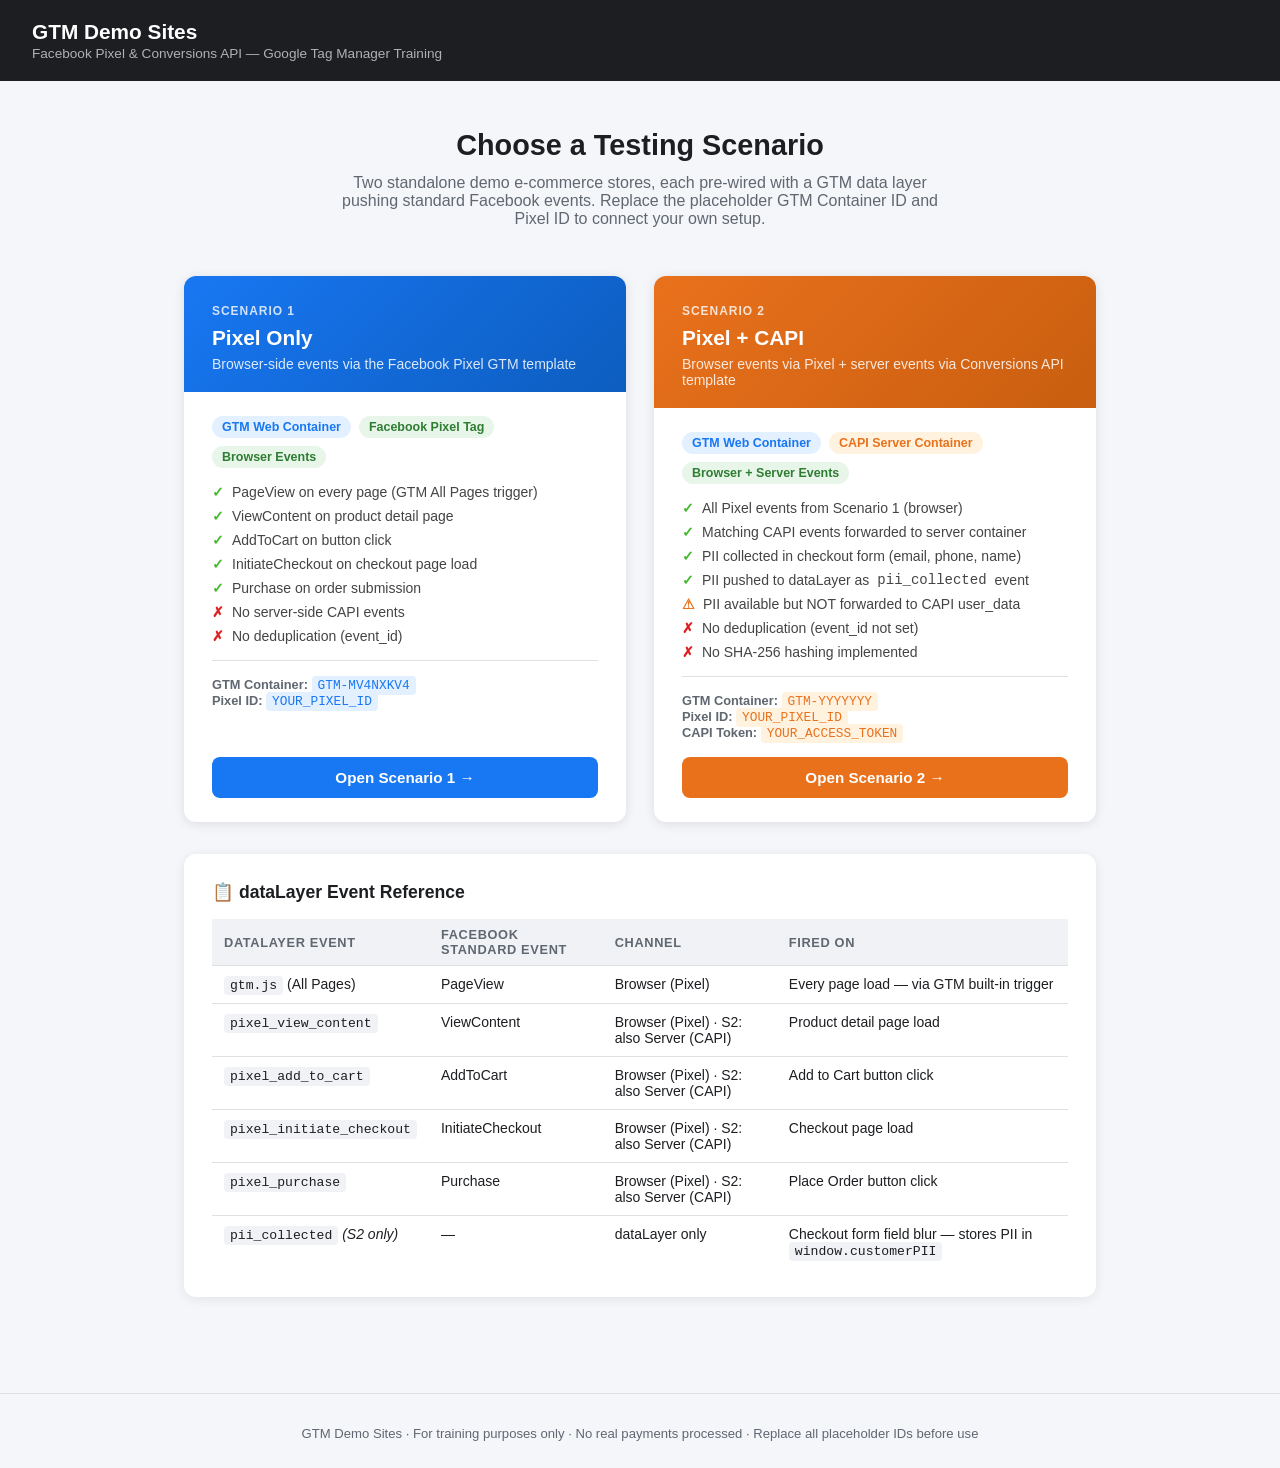
<file: index.html>
<!DOCTYPE html>
<html lang="en">
<head>
  <meta charset="UTF-8" />
  <meta name="viewport" content="width=device-width, initial-scale=1.0" />
  <title>GTM Demo Sites — Facebook Pixel & CAPI Testing</title>
  <style>
    *, *::before, *::after { box-sizing: border-box; margin: 0; padding: 0; }
    body {
      font-family: -apple-system, BlinkMacSystemFont, "Segoe UI", Roboto, Helvetica, Arial, sans-serif;
      background: #f5f6fa;
      color: #1c1e21;
      min-height: 100vh;
    }
    header {
      background: #1c1e21;
      color: #fff;
      padding: 20px 32px;
      display: flex;
      align-items: center;
      gap: 14px;
    }
    header h1 { font-size: 1.3rem; font-weight: 700; }
    header p  { font-size: .85rem; opacity: .65; margin-top: 2px; }
    .container { max-width: 960px; margin: 0 auto; padding: 48px 24px; }
    .intro {
      text-align: center;
      margin-bottom: 48px;
    }
    .intro h2 { font-size: 1.8rem; margin-bottom: 12px; }
    .intro p  { color: #606770; font-size: 1rem; max-width: 600px; margin: 0 auto; }
    .cards {
      display: grid;
      grid-template-columns: 1fr 1fr;
      gap: 28px;
    }
    @media (max-width: 640px) { .cards { grid-template-columns: 1fr; } }
    .card {
      background: #fff;
      border-radius: 12px;
      box-shadow: 0 2px 12px rgba(0,0,0,.10);
      overflow: hidden;
      display: flex;
      flex-direction: column;
      transition: transform .15s, box-shadow .15s;
    }
    .card:hover { transform: translateY(-4px); box-shadow: 0 8px 24px rgba(0,0,0,.13); }
    .card-header {
      padding: 28px 28px 20px;
      color: #fff;
    }
    .card-header.blue  { background: linear-gradient(135deg, #1877f2 0%, #0d5dbf 100%); }
    .card-header.orange { background: linear-gradient(135deg, #e9711c 0%, #c95e10 100%); }
    .card-header .scenario-label {
      font-size: .75rem;
      font-weight: 700;
      text-transform: uppercase;
      letter-spacing: .08em;
      opacity: .8;
      margin-bottom: 8px;
    }
    .card-header h3 { font-size: 1.3rem; margin-bottom: 6px; }
    .card-header p  { font-size: .875rem; opacity: .85; }
    .card-body { padding: 24px 28px; flex: 1; display: flex; flex-direction: column; gap: 16px; }
    .tag-list { display: flex; flex-wrap: wrap; gap: 8px; }
    .tag {
      font-size: .78rem;
      font-weight: 600;
      padding: 4px 10px;
      border-radius: 20px;
    }
    .tag.green  { background: #e8f5e9; color: #2e7d32; }
    .tag.blue   { background: #e3f0ff; color: #1877f2; }
    .tag.orange { background: #fff3e0; color: #e9711c; }
    .tag.red    { background: #fdecea; color: #c62828; }
    .feature-list { list-style: none; display: flex; flex-direction: column; gap: 8px; }
    .feature-list li { font-size: .875rem; color: #444; display: flex; align-items: flex-start; gap: 8px; }
    .feature-list li::before { content: "✓"; color: #42b72a; font-weight: 700; flex-shrink: 0; }
    .feature-list li.warn::before { content: "⚠"; color: #e9711c; }
    .feature-list li.no::before   { content: "✗"; color: #e02020; }
    .btn {
      display: block;
      text-align: center;
      padding: 12px 20px;
      border-radius: 8px;
      font-size: .95rem;
      font-weight: 700;
      text-decoration: none;
      margin-top: auto;
      transition: opacity .15s;
    }
    .btn:hover { opacity: .88; }
    .btn.blue   { background: #1877f2; color: #fff; }
    .btn.orange { background: #e9711c; color: #fff; }
    .divider { border: none; border-top: 1px solid #dddfe2; margin: 0; }
    .gtm-info {
      background: #fff;
      border-radius: 12px;
      box-shadow: 0 2px 12px rgba(0,0,0,.08);
      padding: 28px;
      margin-top: 32px;
    }
    .gtm-info h3 { font-size: 1.1rem; margin-bottom: 16px; }
    .gtm-table { width: 100%; border-collapse: collapse; font-size: .875rem; }
    .gtm-table th { text-align: left; padding: 8px 12px; background: #f0f2f5; color: #606770; font-size: .8rem; text-transform: uppercase; letter-spacing: .05em; }
    .gtm-table td { padding: 10px 12px; border-top: 1px solid #dddfe2; vertical-align: top; }
    .gtm-table code { background: #f0f2f5; padding: 2px 6px; border-radius: 4px; font-size: .82rem; }
    footer {
      text-align: center;
      padding: 32px;
      color: #606770;
      font-size: .82rem;
      margin-top: 48px;
      border-top: 1px solid #dddfe2;
    }
  </style>
</head>
<body>

  <header>
    <div>
      <h1>GTM Demo Sites</h1>
      <p>Facebook Pixel &amp; Conversions API — Google Tag Manager Training</p>
    </div>
  </header>

  <div class="container">

    <div class="intro">
      <h2>Choose a Testing Scenario</h2>
      <p>Two standalone demo e-commerce stores, each pre-wired with a GTM data layer pushing standard Facebook events. Replace the placeholder GTM Container ID and Pixel ID to connect your own setup.</p>
    </div>

    <div class="cards">

      <!-- ── Scenario 1 ── -->
      <div class="card">
        <div class="card-header blue">
          <div class="scenario-label">Scenario 1</div>
          <h3>Pixel Only</h3>
          <p>Browser-side events via the Facebook Pixel GTM template</p>
        </div>
        <div class="card-body">
          <div class="tag-list">
            <span class="tag blue">GTM Web Container</span>
            <span class="tag green">Facebook Pixel Tag</span>
            <span class="tag green">Browser Events</span>
          </div>
          <ul class="feature-list">
            <li>PageView on every page (GTM All Pages trigger)</li>
            <li>ViewContent on product detail page</li>
            <li>AddToCart on button click</li>
            <li>InitiateCheckout on checkout page load</li>
            <li>Purchase on order submission</li>
            <li class="no">No server-side CAPI events</li>
            <li class="no">No deduplication (event_id)</li>
          </ul>
          <hr class="divider" />
          <div style="font-size:.8rem;color:#606770;">
            <strong>GTM Container:</strong> <code style="background:#e3f0ff;padding:2px 6px;border-radius:4px;color:#1877f2;">GTM-MV4NXKV4</code><br/>
            <strong>Pixel ID:</strong> <code style="background:#e3f0ff;padding:2px 6px;border-radius:4px;color:#1877f2;">YOUR_PIXEL_ID</code>
          </div>
          <a href="scenario-1-pixel-only/index.html" class="btn blue">Open Scenario 1 →</a>
        </div>
      </div>

      <!-- ── Scenario 2 ── -->
      <div class="card">
        <div class="card-header orange">
          <div class="scenario-label">Scenario 2</div>
          <h3>Pixel + CAPI</h3>
          <p>Browser events via Pixel + server events via Conversions API template</p>
        </div>
        <div class="card-body">
          <div class="tag-list">
            <span class="tag blue">GTM Web Container</span>
            <span class="tag orange">CAPI Server Container</span>
            <span class="tag green">Browser + Server Events</span>
          </div>
          <ul class="feature-list">
            <li>All Pixel events from Scenario 1 (browser)</li>
            <li>Matching CAPI events forwarded to server container</li>
            <li>PII collected in checkout form (email, phone, name)</li>
            <li>PII pushed to dataLayer as <code>pii_collected</code> event</li>
            <li class="warn">PII available but NOT forwarded to CAPI user_data</li>
            <li class="no">No deduplication (event_id not set)</li>
            <li class="no">No SHA-256 hashing implemented</li>
          </ul>
          <hr class="divider" />
          <div style="font-size:.8rem;color:#606770;">
            <strong>GTM Container:</strong> <code style="background:#fff3e0;padding:2px 6px;border-radius:4px;color:#e9711c;">GTM-YYYYYYY</code><br/>
            <strong>Pixel ID:</strong> <code style="background:#fff3e0;padding:2px 6px;border-radius:4px;color:#e9711c;">YOUR_PIXEL_ID</code><br/>
            <strong>CAPI Token:</strong> <code style="background:#fff3e0;padding:2px 6px;border-radius:4px;color:#e9711c;">YOUR_ACCESS_TOKEN</code>
          </div>
          <a href="scenario-2-pixel-capi/index.html" class="btn orange">Open Scenario 2 →</a>
        </div>
      </div>

    </div>

    <!-- ── Event Reference Table ── -->
    <div class="gtm-info">
      <h3>📋 dataLayer Event Reference</h3>
      <table class="gtm-table">
        <thead>
          <tr>
            <th>dataLayer Event</th>
            <th>Facebook Standard Event</th>
            <th>Channel</th>
            <th>Fired On</th>
          </tr>
        </thead>
        <tbody>
          <tr>
            <td><code>gtm.js</code> (All Pages)</td>
            <td>PageView</td>
            <td>Browser (Pixel)</td>
            <td>Every page load — via GTM built-in trigger</td>
          </tr>
          <tr>
            <td><code>pixel_view_content</code></td>
            <td>ViewContent</td>
            <td>Browser (Pixel) · S2: also Server (CAPI)</td>
            <td>Product detail page load</td>
          </tr>
          <tr>
            <td><code>pixel_add_to_cart</code></td>
            <td>AddToCart</td>
            <td>Browser (Pixel) · S2: also Server (CAPI)</td>
            <td>Add to Cart button click</td>
          </tr>
          <tr>
            <td><code>pixel_initiate_checkout</code></td>
            <td>InitiateCheckout</td>
            <td>Browser (Pixel) · S2: also Server (CAPI)</td>
            <td>Checkout page load</td>
          </tr>
          <tr>
            <td><code>pixel_purchase</code></td>
            <td>Purchase</td>
            <td>Browser (Pixel) · S2: also Server (CAPI)</td>
            <td>Place Order button click</td>
          </tr>
          <tr>
            <td><code>pii_collected</code> <em>(S2 only)</em></td>
            <td>—</td>
            <td>dataLayer only</td>
            <td>Checkout form field blur — stores PII in <code>window.customerPII</code></td>
          </tr>
        </tbody>
      </table>
    </div>

  </div>

  <footer>
    GTM Demo Sites · For training purposes only · No real payments processed · Replace all placeholder IDs before use
  </footer>

</body>
</html>
</file>
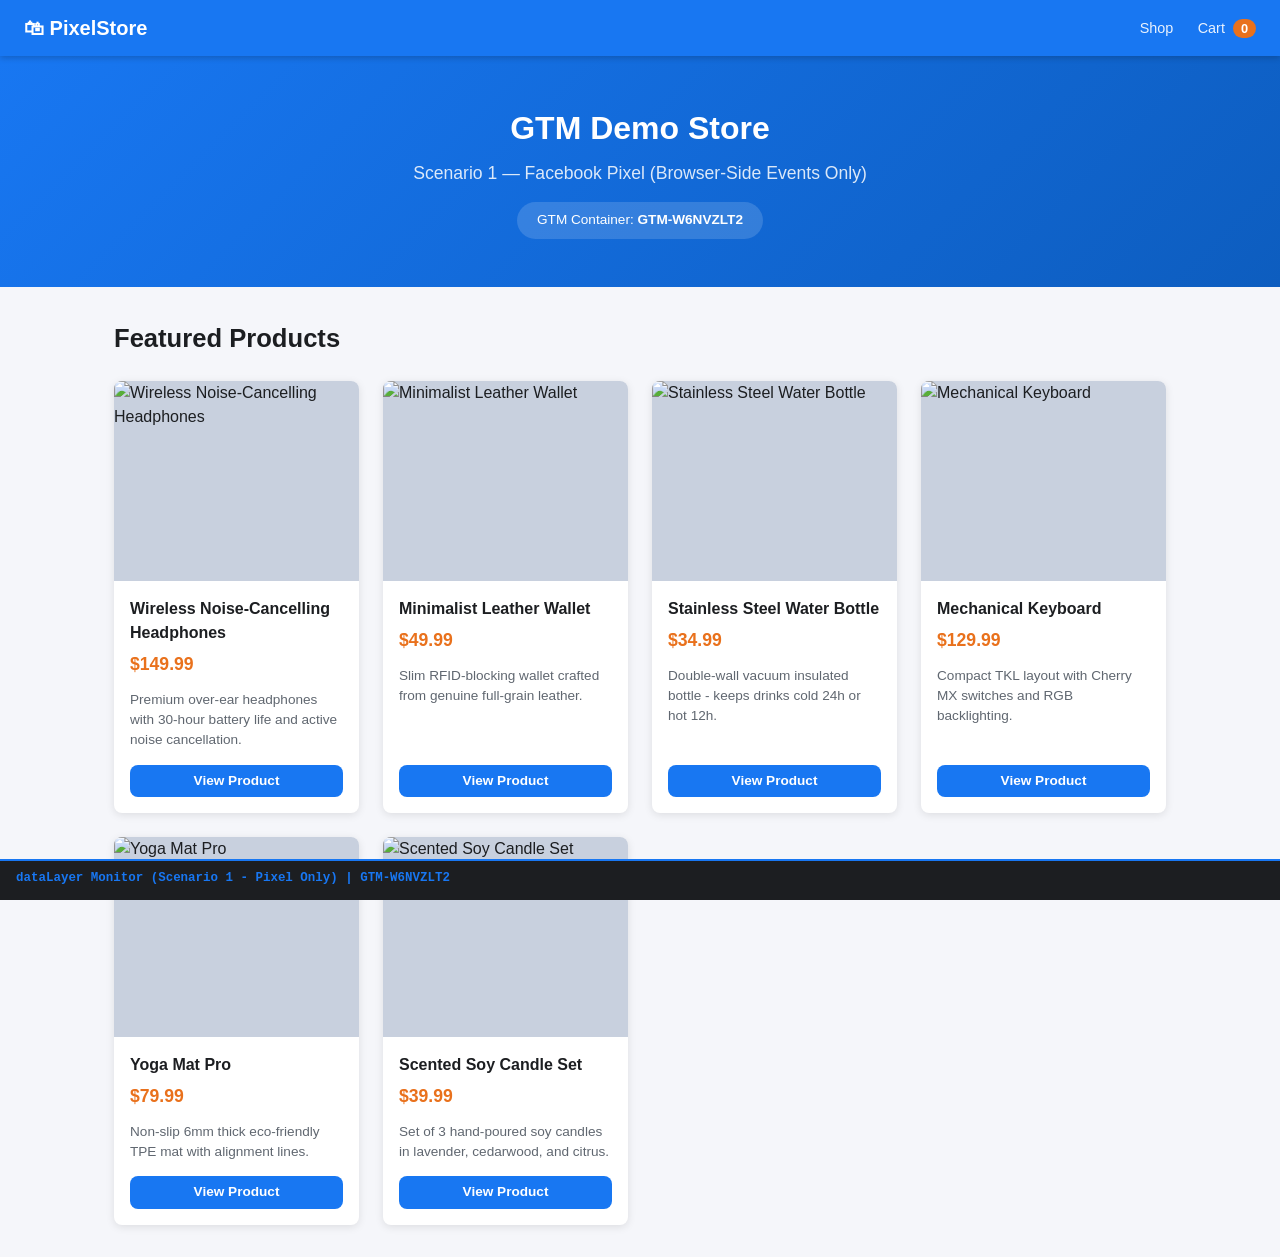
<file: scenario-1-pixel-only/index.html>
<!DOCTYPE html>
<html lang="en">
<head>
  <meta charset="UTF-8" />
  <meta name="viewport" content="width=device-width, initial-scale=1.0" />
  <title>GTM Demo Store — Pixel Only</title>
  <!-- ═══════════════════════════════════════════════════════════════════
       GOOGLE TAG MANAGER — SCENARIO 1: PIXEL ONLY
       Web Container: GTM-W6NVZLT2
       ═══════════════════════════════════════════════════════════════════ -->
  <script>window.dataLayer = window.dataLayer || [];</script>
  <!-- Google Tag Manager -->
  <script>(function(w,d,s,l,i){w[l]=w[l]||[];w[l].push({'gtm.start':
  new Date().getTime(),event:'gtm.js'});var f=d.getElementsByTagName(s)[0],
  j=d.createElement(s),dl=l!='dataLayer'?'&l='+l:'';j.async=true;j.src=
  'https://www.googletagmanager.com/gtm.js?id='+i+dl;f.parentNode.insertBefore(j,f);
  })(window,document,'script','dataLayer','GTM-W6NVZLT2');</script>
  <!-- End Google Tag Manager -->
  <link rel="stylesheet" href="css/style.css" />
  <style>
    .view { display: none; }
    .view.active { display: block; }
  </style>
</head>
<body>
  <!-- Google Tag Manager (noscript) -->
  <noscript><iframe src="https://www.googletagmanager.com/ns.html?id=GTM-W6NVZLT2"
  height="0" width="0" style="display:none;visibility:hidden"></iframe></noscript>
  <!-- End Google Tag Manager (noscript) -->

  <!-- ── Header ── -->
  <header>
    <a class="logo" href="#" onclick="showView('shop');return false;">&#128717; PixelStore</a>
    <nav>
      <a href="#" onclick="showView('shop');return false;">Shop</a>
      <a href="#" onclick="showView('cart');return false;">Cart <span class="cart-badge" id="cart-badge">0</span></a>
    </nav>
  </header>

  <!-- ══════════════════════════════════════════════════════
       VIEW: SHOP
  ══════════════════════════════════════════════════════ -->
  <div id="view-shop" class="view active">
    <div style="background:linear-gradient(135deg,#1877f2 0%,#0d5dbf 100%);color:#fff;padding:48px 24px;text-align:center;">
      <h1 style="font-size:2rem;margin-bottom:8px;">GTM Demo Store</h1>
      <p style="opacity:.85;font-size:1.1rem;">Scenario 1 — Facebook Pixel (Browser-Side Events Only)</p>
      <div style="margin-top:16px;background:rgba(255,255,255,.15);display:inline-block;padding:8px 20px;border-radius:20px;font-size:.85rem;">
        GTM Container: <strong>GTM-W6NVZLT2</strong>
      </div>
    </div>
    <div class="container">
      <h2 class="page-title">Featured Products</h2>
      <div class="product-grid" id="product-grid"></div>
    </div>
  </div>

  <!-- ══════════════════════════════════════════════════════
       VIEW: PRODUCT DETAIL
  ══════════════════════════════════════════════════════ -->
  <div id="view-product" class="view">
    <div class="container">
      <p style="margin-bottom:20px;color:var(--muted);">
        <a href="#" onclick="showView('shop');return false;" style="color:var(--brand);text-decoration:none;">Back to Shop</a>
      </p>
      <div class="product-detail" id="product-detail"></div>
      <div style="margin-top:24px;padding:16px;background:#f0f2f5;border-radius:8px;font-size:.85rem;color:var(--muted);">
        <strong style="color:var(--text);">GTM Event fired on this page:</strong><br/>
        <code style="color:#1877f2;">pixel_view_content</code> — pushed to dataLayer on product view.<br/>
        GTM triggers the Facebook Pixel <em>ViewContent</em> standard event.
      </div>
    </div>
  </div>

  <!-- ══════════════════════════════════════════════════════
       VIEW: CART
  ══════════════════════════════════════════════════════ -->
  <div id="view-cart" class="view">
    <div class="container">
      <h1 class="page-title">Your Cart</h1>
      <div id="cart-content"></div>
      <div style="margin-top:24px;padding:16px;background:#f0f2f5;border-radius:8px;font-size:.85rem;color:var(--muted);">
        <strong style="color:var(--text);">GTM Event on this page:</strong><br/>
        No dedicated event on cart view. <code style="color:#1877f2;">pixel_initiate_checkout</code>
        fires when the user clicks <em>Proceed to Checkout</em>.
      </div>
    </div>
  </div>

  <!-- ══════════════════════════════════════════════════════
       VIEW: CHECKOUT
  ══════════════════════════════════════════════════════ -->
  <div id="view-checkout" class="view">
    <div class="container">
      <h1 class="page-title">Checkout</h1>
      <div class="checkout-grid">
        <div>
          <div class="form-card">
            <h2>Shipping Information</h2>
            <div class="form-row">
              <div class="form-group">
                <label for="first-name">First Name *</label>
                <input type="text" id="first-name" placeholder="Jane" />
              </div>
              <div class="form-group">
                <label for="last-name">Last Name</label>
                <input type="text" id="last-name" placeholder="Doe" />
              </div>
            </div>
            <div class="form-group">
              <label for="email">Email *</label>
              <input type="email" id="email" placeholder="jane@example.com" />
            </div>
            <div class="form-group">
              <label for="address">Address</label>
              <input type="text" id="address" placeholder="123 Main St" />
            </div>
            <div class="form-row">
              <div class="form-group">
                <label for="city">City</label>
                <input type="text" id="city" placeholder="San Francisco" />
              </div>
              <div class="form-group">
                <label for="zip">ZIP Code</label>
                <input type="text" id="zip" placeholder="94103" />
              </div>
            </div>
            <div class="form-group">
              <label for="country">Country</label>
              <select id="country">
                <option value="US">United States</option>
                <option value="GB">United Kingdom</option>
                <option value="CA">Canada</option>
                <option value="AU">Australia</option>
              </select>
            </div>
          </div>
          <div class="form-card" style="margin-top:20px;">
            <h2>Payment</h2>
            <div class="form-group">
              <label for="card-number">Card Number</label>
              <input type="text" id="card-number" placeholder="4242 4242 4242 4242" maxlength="19" />
            </div>
            <div class="form-row">
              <div class="form-group">
                <label for="card-expiry">Expiry</label>
                <input type="text" id="card-expiry" placeholder="MM / YY" maxlength="7" />
              </div>
              <div class="form-group">
                <label for="card-cvc">CVC</label>
                <input type="text" id="card-cvc" placeholder="123" maxlength="4" />
              </div>
            </div>
            <p style="font-size:.8rem;color:var(--muted);margin-top:8px;">
              This is a demo store. No real payment is processed.
            </p>
          </div>
        </div>
        <div>
          <div class="form-card" id="order-summary"><h2>Order Summary</h2></div>
          <div style="margin-top:16px;padding:16px;background:#fff3e0;border-radius:8px;border-left:4px solid var(--accent);font-size:.85rem;">
            <strong>GTM Events on this page:</strong><br/><br/>
            <code style="color:#1877f2;">pixel_initiate_checkout</code> — fired on page load.<br/>
            GTM triggers the Facebook Pixel <em>InitiateCheckout</em> standard event.<br/><br/>
            <code style="color:#1877f2;">pixel_purchase</code> — fired when <em>Place Order</em> is clicked.<br/>
            GTM triggers the Facebook Pixel <em>Purchase</em> standard event.
          </div>
        </div>
      </div>
      <div style="margin-top:24px;text-align:right;">
        <button class="btn btn-accent" id="place-order-btn" style="padding:14px 40px;font-size:1rem;">
          Place Order
        </button>
      </div>
    </div>
  </div>

  <!-- ══════════════════════════════════════════════════════
       VIEW: CONFIRMATION
  ══════════════════════════════════════════════════════ -->
  <div id="view-confirmation" class="view">
    <div class="container">
      <div class="confirm-box">
        <div class="check-icon">&#10003;</div>
        <h1>Order Confirmed!</h1>
        <p>Thank you for your purchase. Your order has been placed successfully.</p>
        <div id="order-details" style="background:#f0f2f5;border-radius:8px;padding:16px;margin-bottom:24px;text-align:left;font-size:.9rem;"></div>
        <button class="btn btn-primary" onclick="showView('shop')">Continue Shopping</button>
      </div>
      <div style="max-width:560px;margin:0 auto;padding:0 0 40px;">
        <div style="padding:16px;background:#e8f5e9;border-radius:8px;border-left:4px solid #42b72a;font-size:.85rem;">
          <strong>GTM Events on this page:</strong><br/><br/>
          The <code style="color:#1877f2;">pixel_purchase</code> event was fired on the checkout step
          when the user clicked "Place Order". No additional pixel event fires here to avoid double-counting.<br/><br/>
          GTM triggered the Facebook Pixel <em>Purchase</em> standard event with the full order value and content IDs.
        </div>
      </div>
    </div>
  </div>

  <!-- ── Debug Panel ── -->
  <div id="debug-panel">
    <div class="debug-title">dataLayer Monitor (Scenario 1 - Pixel Only) | GTM-W6NVZLT2</div>
  </div>

  <script>
    // ── Product Catalogue ────────────────────────────────────────────────────
    var PRODUCTS = [
      { id: 'SKU-001', name: 'Wireless Noise-Cancelling Headphones', price: 149.99, category: 'Electronics',
        description: 'Premium over-ear headphones with 30-hour battery life and active noise cancellation.',
        image: 'https://images.unsplash.com/photo-1505740420928-5e560c06d30e?w=400&q=80' },
      { id: 'SKU-002', name: 'Minimalist Leather Wallet', price: 49.99, category: 'Accessories',
        description: 'Slim RFID-blocking wallet crafted from genuine full-grain leather.',
        image: 'https://images.unsplash.com/photo-1627123424574-724758594e93?w=400&q=80' },
      { id: 'SKU-003', name: 'Stainless Steel Water Bottle', price: 34.99, category: 'Lifestyle',
        description: 'Double-wall vacuum insulated bottle - keeps drinks cold 24h or hot 12h.',
        image: 'https://images.unsplash.com/photo-1602143407151-7111542de6e8?w=400&q=80' },
      { id: 'SKU-004', name: 'Mechanical Keyboard', price: 129.99, category: 'Electronics',
        description: 'Compact TKL layout with Cherry MX switches and RGB backlighting.',
        image: 'https://images.unsplash.com/photo-1587829741301-dc798b83add3?w=400&q=80' },
      { id: 'SKU-005', name: 'Yoga Mat Pro', price: 79.99, category: 'Fitness',
        description: 'Non-slip 6mm thick eco-friendly TPE mat with alignment lines.',
        image: 'https://images.unsplash.com/photo-1601925228008-d5d3f3c7e3d1?w=400&q=80' },
      { id: 'SKU-006', name: 'Scented Soy Candle Set', price: 39.99, category: 'Home',
        description: 'Set of 3 hand-poured soy candles in lavender, cedarwood, and citrus.',
        image: 'https://images.unsplash.com/photo-1602874801006-8e8e5d4e1f5d?w=400&q=80' }
    ];

    function getProductById(id) {
      for (var i = 0; i < PRODUCTS.length; i++) {
        if (PRODUCTS[i].id === id) return PRODUCTS[i];
      }
    }

    // ── Cart (localStorage) ──────────────────────────────────────────────────
    var Cart = {
      _key: 'gtm_demo_cart_s1',
      get: function() {
        try { return JSON.parse(localStorage.getItem(this._key)) || []; } catch(e) { return []; }
      },
      save: function(items) {
        localStorage.setItem(this._key, JSON.stringify(items));
        this._updateBadge();
      },
      add: function(product, qty) {
        var items = this.get();
        var found = null;
        for (var i = 0; i < items.length; i++) { if (items[i].id === product.id) { found = items[i]; break; } }
        if (found) { found.quantity += qty; } else { items.push({ id: product.id, name: product.name, price: product.price, category: product.category, image: product.image, quantity: qty }); }
        this.save(items);
      },
      remove: function(productId) { this.save(this.get().filter(function(i) { return i.id !== productId; })); },
      clear: function() { localStorage.removeItem(this._key); this._updateBadge(); },
      total: function() { return this.get().reduce(function(sum, i) { return sum + i.price * i.quantity; }, 0); },
      count: function() { return this.get().reduce(function(sum, i) { return sum + i.quantity; }, 0); },
      _updateBadge: function() {
        var b = document.getElementById('cart-badge');
        if (b) b.textContent = this.count();
      }
    };

    // ── dataLayer helpers ────────────────────────────────────────────────────
    function dlPush(eventName, payload) {
      var event = { event: eventName };
      for (var k in payload) { event[k] = payload[k]; }
      window.dataLayer.push(event);
      debugLog(eventName, payload);
    }

    function pushViewContent(product) {
      dlPush('pixel_view_content', {
        content_ids: [product.id], content_name: product.name,
        content_type: 'product', value: product.price,
        currency: 'USD', content_category: product.category
      });
    }

    function pushAddToCart(product, qty) {
      dlPush('pixel_add_to_cart', {
        content_ids: [product.id], content_name: product.name,
        content_type: 'product', value: parseFloat((product.price * qty).toFixed(2)),
        currency: 'USD', num_items: qty
      });
    }

    function pushInitiateCheckout() {
      var items = Cart.get();
      dlPush('pixel_initiate_checkout', {
        content_ids: items.map(function(i) { return i.id; }),
        content_type: 'product',
        value: parseFloat(Cart.total().toFixed(2)),
        currency: 'USD',
        num_items: Cart.count()
      });
    }

    function pushPurchase(orderId) {
      var items = Cart.get();
      dlPush('pixel_purchase', {
        order_id: orderId,
        content_ids: items.map(function(i) { return i.id; }),
        content_type: 'product',
        value: parseFloat(Cart.total().toFixed(2)),
        currency: 'USD',
        num_items: Cart.count(),
        contents: items.map(function(i) { return { id: i.id, quantity: i.quantity, item_price: i.price }; })
      });
    }

    // ── Debug panel ──────────────────────────────────────────────────────────
    function debugLog(eventName, payload) {
      var panel = document.getElementById('debug-panel');
      if (!panel) return;
      var line = document.createElement('div');
      line.className = 'event-line';
      line.innerHTML = '<span>[dataLayer]</span> event: <b>' + eventName + '</b> ' + JSON.stringify(payload);
      panel.appendChild(line);
      panel.scrollTop = panel.scrollHeight;
    }

    // ── Toast ────────────────────────────────────────────────────────────────
    function showToast(msg) {
      var t = document.getElementById('toast');
      if (!t) {
        t = document.createElement('div');
        t.id = 'toast'; t.className = 'toast';
        document.body.appendChild(t);
      }
      t.textContent = msg;
      t.classList.add('show');
      setTimeout(function() { t.classList.remove('show'); }, 2800);
    }

    // ── SPA view router ──────────────────────────────────────────────────────
    function showView(name, data) {
      var views = document.querySelectorAll('.view');
      for (var i = 0; i < views.length; i++) { views[i].classList.remove('active'); }
      document.getElementById('view-' + name).classList.add('active');
      window.scrollTo(0, 0);
      Cart._updateBadge();
      if (name === 'shop')         renderShop();
      if (name === 'product')      renderProduct(data);
      if (name === 'cart')         renderCart();
      if (name === 'checkout')     renderCheckout();
      if (name === 'confirmation') renderConfirmation(data);
    }

    // ── Shop ─────────────────────────────────────────────────────────────────
    function renderShop() {
      var grid = document.getElementById('product-grid');
      grid.innerHTML = '';
      PRODUCTS.forEach(function(p) {
        var card = document.createElement('a');
        card.className = 'product-card';
        card.href = '#';
        (function(prod) {
          card.onclick = function() { showView('product', prod.id); return false; };
        })(p);
        card.innerHTML =
          '<img src="' + p.image + '" alt="' + p.name + '" onerror="this.style.background=\'#c8d0de\';this.removeAttribute(\'src\')" />' +
          '<div class="card-body">' +
            '<div class="card-name">' + p.name + '</div>' +
            '<div class="card-price">$' + p.price.toFixed(2) + '</div>' +
            '<div class="card-desc">' + p.description + '</div>' +
            '<span class="btn btn-primary btn-sm">View Product</span>' +
          '</div>';
        grid.appendChild(card);
      });
    }

    // ── Product detail ───────────────────────────────────────────────────────
    function renderProduct(productId) {
      var product = getProductById(productId);
      if (!product) { showView('shop'); return; }
      document.getElementById('product-detail').innerHTML =
        '<img src="' + product.image + '" alt="' + product.name + '" onerror="this.style.background=\'#c8d0de\';this.removeAttribute(\'src\')" />' +
        '<div class="detail-info">' +
          '<p style="color:var(--muted);font-size:.85rem;margin-bottom:6px;">' + product.category + '</p>' +
          '<h1>' + product.name + '</h1>' +
          '<div class="detail-price">$' + product.price.toFixed(2) + '</div>' +
          '<p class="detail-desc">' + product.description + '</p>' +
          '<div class="qty-row"><label for="qty">Quantity:</label><input type="number" id="qty" value="1" min="1" max="10" /></div>' +
          '<button class="btn btn-accent" id="add-to-cart-btn" style="width:100%;margin-bottom:12px;">Add to Cart</button>' +
          '<button class="btn btn-outline" onclick="showView(\'cart\')" style="width:100%;">View Cart</button>' +
        '</div>';
      pushViewContent(product);
      document.getElementById('add-to-cart-btn').addEventListener('click', function() {
        var qty = parseInt(document.getElementById('qty').value, 10) || 1;
        Cart.add(product, qty);
        pushAddToCart(product, qty);
        showToast('Added ' + qty + 'x ' + product.name + ' to cart');
      });
    }

    // ── Cart ─────────────────────────────────────────────────────────────────
    function renderCart() {
      var items = Cart.get();
      var container = document.getElementById('cart-content');
      if (items.length === 0) {
        container.innerHTML =
          '<div style="text-align:center;padding:60px 0;color:var(--muted);">' +
            '<div style="font-size:3rem;margin-bottom:16px;">Cart</div>' +
            '<h2 style="margin-bottom:12px;">Your cart is empty</h2>' +
            '<button class="btn btn-primary" onclick="showView(\'shop\')">Continue Shopping</button>' +
          '</div>';
        return;
      }
      var rows = '';
      items.forEach(function(item) {
        rows +=
          '<tr>' +
            '<td><img src="' + item.image + '" alt="' + item.name + '" onerror="this.style.background=\'#c8d0de\';this.removeAttribute(\'src\')" /></td>' +
            '<td><span style="color:var(--brand);font-weight:600;">' + item.name + '</span><br/><span style="color:var(--muted);font-size:.85rem;">' + item.category + '</span></td>' +
            '<td>$' + item.price.toFixed(2) + '</td>' +
            '<td>' + item.quantity + '</td>' +
            '<td>$' + (item.price * item.quantity).toFixed(2) + '</td>' +
            '<td><button class="btn btn-sm btn-outline" style="color:#e02020;border-color:#e02020;" onclick="removeCartItem(\'' + item.id + '\')">Remove</button></td>' +
          '</tr>';
      });
      container.innerHTML =
        '<table class="cart-table">' +
          '<thead><tr><th></th><th>Product</th><th>Price</th><th>Qty</th><th>Subtotal</th><th></th></tr></thead>' +
          '<tbody>' + rows + '</tbody>' +
        '</table>' +
        '<div class="cart-summary">' +
          '<div class="summary-row"><span>Subtotal</span><span>$' + Cart.total().toFixed(2) + '</span></div>' +
          '<div class="summary-row"><span>Shipping</span><span style="color:#42b72a;">FREE</span></div>' +
          '<div class="summary-row summary-total"><span>Total</span><span>$' + Cart.total().toFixed(2) + '</span></div>' +
          '<button class="btn btn-accent" onclick="showView(\'checkout\')" style="width:100%;margin-top:16px;">Proceed to Checkout</button>' +
          '<button class="btn btn-outline" onclick="showView(\'shop\')" style="width:100%;margin-top:10px;">Continue Shopping</button>' +
        '</div>';
    }

    function removeCartItem(id) { Cart.remove(id); renderCart(); }

    // ── Checkout ─────────────────────────────────────────────────────────────
    function renderCheckout() {
      var items = Cart.get();
      var summary = document.getElementById('order-summary');
      var html = '<h2>Order Summary</h2>';
      if (items.length === 0) {
        html += '<p style="color:var(--muted);">Your cart is empty.</p>';
      } else {
        items.forEach(function(i) {
          html += '<div style="display:flex;justify-content:space-between;margin-bottom:10px;font-size:.9rem;"><span>' + i.name + ' x ' + i.quantity + '</span><span>$' + (i.price * i.quantity).toFixed(2) + '</span></div>';
        });
        html += '<div style="border-top:1px solid var(--border);margin-top:12px;padding-top:12px;display:flex;justify-content:space-between;font-weight:700;"><span>Total</span><span>$' + Cart.total().toFixed(2) + '</span></div>';
      }
      summary.innerHTML = html;
      pushInitiateCheckout();
    }

    // ── Confirmation ──────────────────────────────────────────────────────────
    function renderConfirmation(data) {
      var orderId = (data && data.orderId) ? data.orderId : 'ORD-DEMO';
      var total   = (data && data.total)   ? data.total   : '0.00';
      document.getElementById('order-details').innerHTML =
        '<div style="display:flex;justify-content:space-between;margin-bottom:8px;"><span style="color:var(--muted);">Order ID</span><strong>' + orderId + '</strong></div>' +
        '<div style="display:flex;justify-content:space-between;"><span style="color:var(--muted);">Total Charged</span><strong>$' + total + '</strong></div>';
      debugLog('page_view', { page: 'confirmation', order_id: orderId });
    }

    // ── Place Order handler ───────────────────────────────────────────────────
    document.addEventListener('click', function(e) {
      if (e.target && e.target.id === 'place-order-btn') {
        var email     = document.getElementById('email').value.trim();
        var firstName = document.getElementById('first-name').value.trim();
        if (!email || !firstName) {
          alert('Please fill in at least your first name and email address.');
          return;
        }
        var orderId = 'ORD-' + Date.now();
        var total   = Cart.total().toFixed(2);
        pushPurchase(orderId);
        setTimeout(function() {
          Cart.clear();
          showView('confirmation', { orderId: orderId, total: total });
        }, 600);
      }
    });

    // ── Init ──────────────────────────────────────────────────────────────────
    document.addEventListener('DOMContentLoaded', function() {
      Cart._updateBadge();
      renderShop();
    });
  </script>
</body>
</html>
</file>
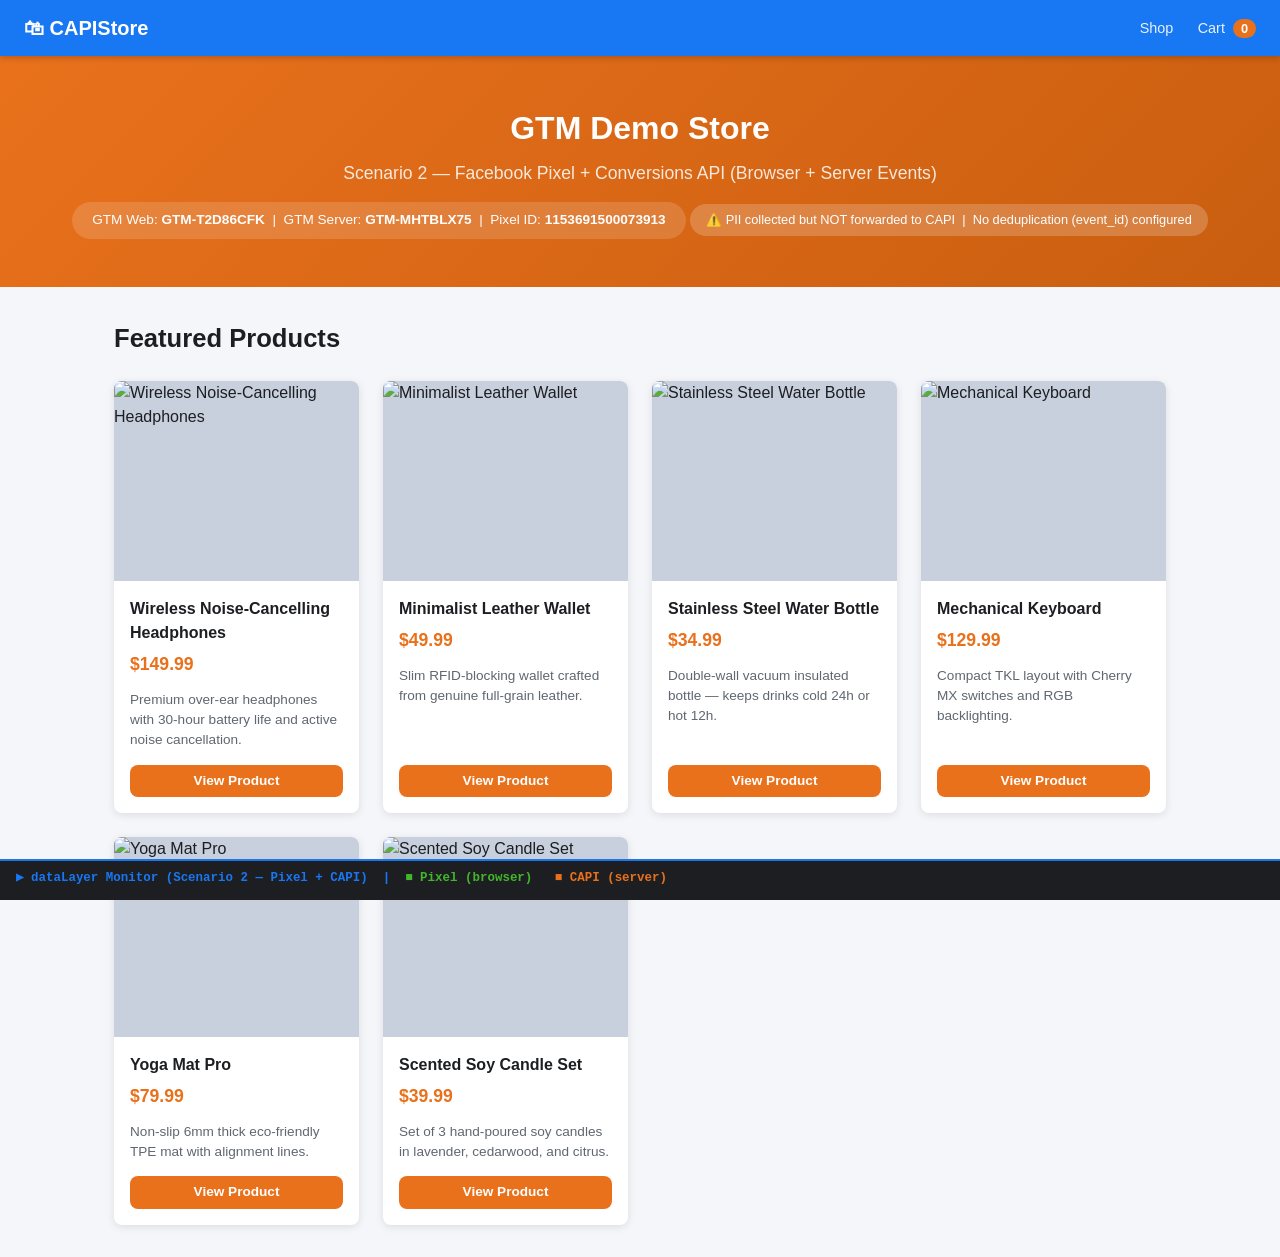
<file: scenario-2-pixel-capi/index.html>
<!DOCTYPE html>
<html lang="en">
<head>
  <meta charset="UTF-8" />
  <meta name="viewport" content="width=device-width, initial-scale=1.0" />
  <title>GTM Demo Store — Pixel + CAPI</title>
  <link rel="stylesheet" href="css/style.css" />

  <!-- ═══════════════════════════════════════════════════════════════════
       GOOGLE TAG MANAGER — SCENARIO 2: PIXEL + CAPI
       Web Container:    GTM-T2D86CFK  (sbgbizeng.github.io/gtm-demo-pixel-capi)
       Server Container: GTM-MHTBLX75  (sbgbizeng.github.io/gtm-demo-pixel-capi - Server)
       Pixel ID:         1153691500073913
       ─────────────────────────────────────────────────────────────────────
       Tagging Server:   https://server-side-tagging-260843458863.northamerica-northeast1.run.app
       ═══════════════════════════════════════════════════════════════════ -->
  <script>
    window.dataLayer = window.dataLayer || [];
  </script>
  <!-- GTM Head Snippet -->
  <!-- Google Tag Manager -->
<script>(function(w,d,s,l,i){w[l]=w[l]||[];w[l].push({'gtm.start':
new Date().getTime(),event:'gtm.js'});var f=d.getElementsByTagName(s)[0],
j=d.createElement(s),dl=l!='dataLayer'?'&l='+l:'';j.async=true;j.src=
'https://www.googletagmanager.com/gtm.js?id='+i+dl;f.parentNode.insertBefore(j,f);
})(window,document,'script','dataLayer','GTM-MV4NXKV4');</script>
<!-- End Google Tag Manager -->
  <!-- End GTM Head Snippet -->
</head>
<body>

  <!-- GTM Body Snippet -->
  <noscript><iframe src="https://www.googletagmanager.com/ns.html?id=GTM-T2D86CFK"
  height="0" width="0" style="display:none;visibility:hidden"></iframe></noscript>
  <!-- End GTM Body Snippet -->

  <!-- ── Header ── -->
  <header>
    <a class="logo" href="index.html">🛍 CAPIStore</a>
    <nav>
      <a href="index.html">Shop</a>
      <a href="cart.html">Cart <span class="cart-badge">0</span></a>
    </nav>
  </header>

  <!-- ── Hero Banner ── -->
  <div style="background:linear-gradient(135deg,#e9711c 0%,#c95e10 100%);color:#fff;padding:48px 24px;text-align:center;">
    <h1 style="font-size:2rem;margin-bottom:8px;">GTM Demo Store</h1>
    <p style="opacity:.85;font-size:1.1rem;">Scenario 2 — Facebook Pixel + Conversions API (Browser + Server Events)</p>
    <div style="margin-top:16px;background:rgba(255,255,255,.15);display:inline-block;padding:8px 20px;border-radius:20px;font-size:.85rem;">
      GTM Web: <strong>GTM-T2D86CFK</strong> &nbsp;|&nbsp; GTM Server: <strong>GTM-MHTBLX75</strong> &nbsp;|&nbsp; Pixel ID: <strong>1153691500073913</strong>
    </div>
    <div style="margin-top:12px;background:rgba(255,255,255,.2);display:inline-block;padding:6px 16px;border-radius:20px;font-size:.8rem;">
      ⚠️ PII collected but NOT forwarded to CAPI &nbsp;|&nbsp; No deduplication (event_id) configured
    </div>
  </div>

  <!-- ── Products ── -->
  <div class="container">
    <h2 class="page-title">Featured Products</h2>
    <div class="product-grid" id="product-grid">
      <!-- Populated by JS -->
    </div>
  </div>

  <!-- ── Debug Panel ── -->
  <div id="debug-panel">
    <div class="debug-title">▶ dataLayer Monitor (Scenario 2 — Pixel + CAPI) &nbsp;|&nbsp;
      <span style="color:#42b72a;">■ Pixel (browser)</span> &nbsp;
      <span style="color:#e9711c;">■ CAPI (server)</span>
    </div>
  </div>

  <script src="js/store.js"></script>
  <script src="js/products.js"></script>
  <script>
    document.addEventListener('DOMContentLoaded', () => {
      const grid = document.getElementById('product-grid');
      PRODUCTS.forEach(p => {
        grid.innerHTML += `
          <a class="product-card" href="product.html?id=${p.id}">
            <img src="${p.image}" alt="${p.name}" onerror="this.style.background='#c8d0de';this.removeAttribute('src')" />
            <div class="card-body">
              <div class="card-name">${p.name}</div>
              <div class="card-price">$${p.price.toFixed(2)}</div>
              <div class="card-desc">${p.description}</div>
              <span class="btn btn-accent btn-sm">View Product</span>
            </div>
          </a>`;
      });
    });
  </script>
</body>
</html>
</file>
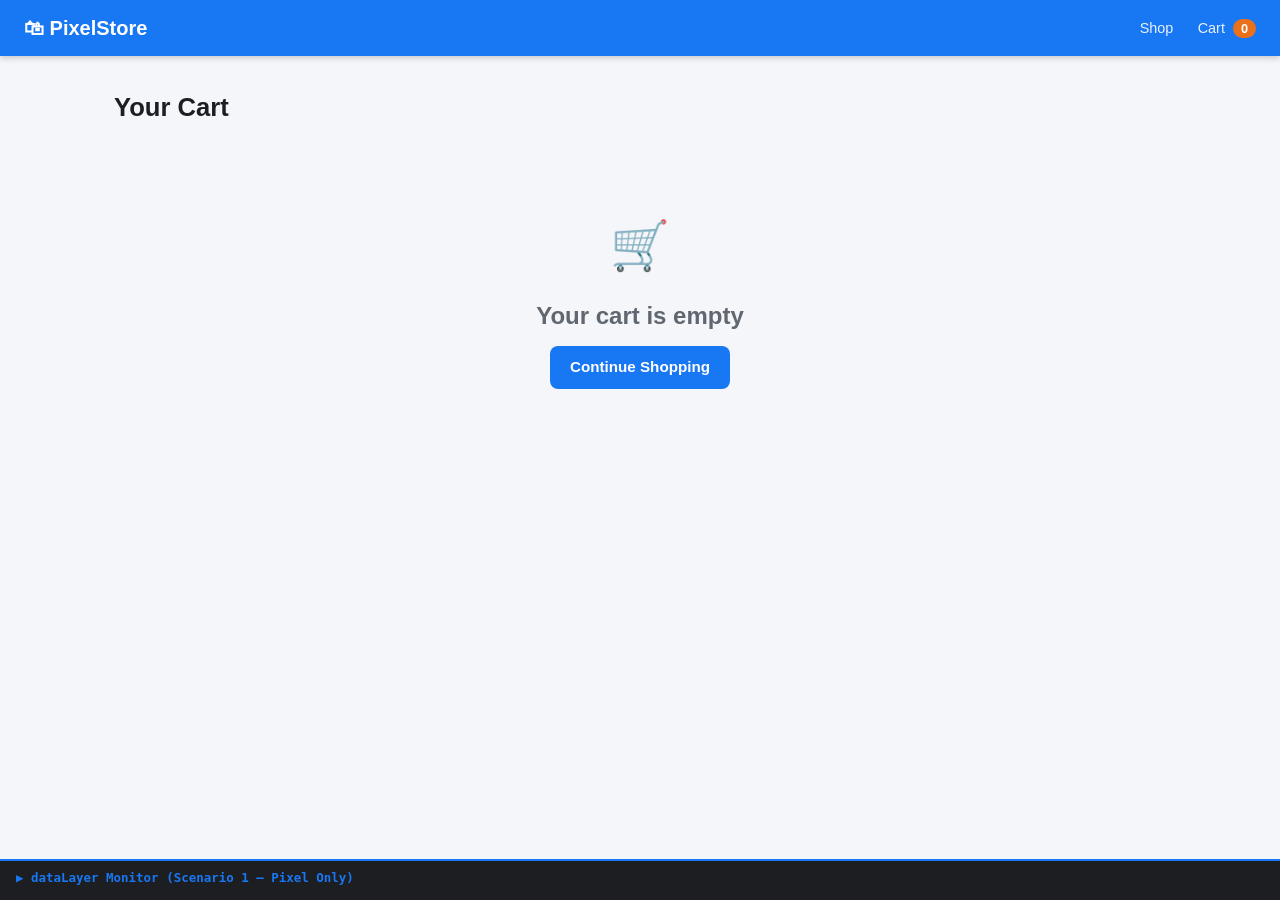
<file: cart.html>
<!DOCTYPE html>
<html lang="en">
<head>
  <meta charset="UTF-8" />
  <meta name="viewport" content="width=device-width, initial-scale=1.0" />
  <title>Cart — GTM Demo Store (Pixel Only)</title>
  <link rel="stylesheet" href="css/style.css" />

  <script>
    window.dataLayer = window.dataLayer || [];
  </script>
  <!-- GTM Head Snippet — replace GTM-XXXXXXX -->
  <script>(function(w,d,s,l,i){w[l]=w[l]||[];w[l].push({'gtm.start':
  new Date().getTime(),event:'gtm.js'});var f=d.getElementsByTagName(s)[0],
  j=d.createElement(s),dl=l!='dataLayer'?'&l='+l:'';j.async=true;j.src=
  'https://www.googletagmanager.com/gtm.js?id='+i+dl;f.parentNode.insertBefore(j,f);
  })(window,document,'script','dataLayer','GTM-XXXXXXX');</script>
</head>
<body>

  <noscript><iframe src="https://www.googletagmanager.com/ns.html?id=GTM-XXXXXXX"
  height="0" width="0" style="display:none;visibility:hidden"></iframe></noscript>

  <header>
    <a class="logo" href="index.html">🛍 PixelStore</a>
    <nav>
      <a href="index.html">Shop</a>
      <a href="cart.html">Cart <span class="cart-badge">0</span></a>
    </nav>
  </header>

  <div class="container">
    <h1 class="page-title">Your Cart</h1>
    <div id="cart-content"><!-- Populated by JS --></div>
  </div>

  <div id="debug-panel">
    <div class="debug-title">▶ dataLayer Monitor (Scenario 1 — Pixel Only)</div>
  </div>

  <script src="js/store.js"></script>
  <script src="js/products.js"></script>
  <script>
    document.addEventListener('DOMContentLoaded', () => {
      renderCart();
    });

    function renderCart() {
      const items = Cart.get();
      const container = document.getElementById('cart-content');

      if (items.length === 0) {
        container.innerHTML = `
          <div style="text-align:center;padding:60px 0;color:var(--muted);">
            <div style="font-size:3rem;margin-bottom:16px;">🛒</div>
            <h2 style="margin-bottom:12px;">Your cart is empty</h2>
            <a href="index.html" class="btn btn-primary">Continue Shopping</a>
          </div>`;
        return;
      }

      let rows = '';
      items.forEach(item => {
        rows += `
          <tr>
            <td><img src="${item.image}" alt="${item.name}"
                     onerror="this.style.background='#c8d0de';this.removeAttribute('src')" /></td>
            <td>
              <a href="product.html?id=${item.id}" style="color:var(--brand);text-decoration:none;font-weight:600;">
                ${item.name}
              </a><br/>
              <span style="color:var(--muted);font-size:.85rem;">${item.category}</span>
            </td>
            <td>$${item.price.toFixed(2)}</td>
            <td>${item.quantity}</td>
            <td>$${(item.price * item.quantity).toFixed(2)}</td>
            <td>
              <button class="btn btn-sm btn-outline" style="color:#e02020;border-color:#e02020;"
                      onclick="removeItem('${item.id}')">Remove</button>
            </td>
          </tr>`;
      });

      container.innerHTML = `
        <table class="cart-table">
          <thead>
            <tr>
              <th></th>
              <th>Product</th>
              <th>Price</th>
              <th>Qty</th>
              <th>Subtotal</th>
              <th></th>
            </tr>
          </thead>
          <tbody>${rows}</tbody>
        </table>

        <div class="cart-summary">
          <div class="summary-row"><span>Subtotal</span><span>$${Cart.total().toFixed(2)}</span></div>
          <div class="summary-row"><span>Shipping</span><span style="color:#42b72a;">FREE</span></div>
          <div class="summary-row summary-total"><span>Total</span><span>$${Cart.total().toFixed(2)}</span></div>
          <a href="checkout.html" class="btn btn-accent" style="width:100%;margin-top:16px;display:block;">
            Proceed to Checkout
          </a>
          <a href="index.html" class="btn btn-outline" style="width:100%;margin-top:10px;display:block;">
            Continue Shopping
          </a>
        </div>

        <div style="margin-top:24px;padding:16px;background:#f0f2f5;border-radius:8px;font-size:.85rem;color:var(--muted);">
          <strong style="color:var(--text);">📋 GTM Event on this page:</strong><br/>
          No dedicated event on cart view. <code style="color:#1877f2;">pixel_initiate_checkout</code>
          fires when the user clicks <em>Proceed to Checkout</em> and lands on the checkout page.
        </div>`;
    }

    function removeItem(id) {
      Cart.remove(id);
      renderCart();
      Cart._updateBadge();
    }
  </script>
</body>
</html>
</file>
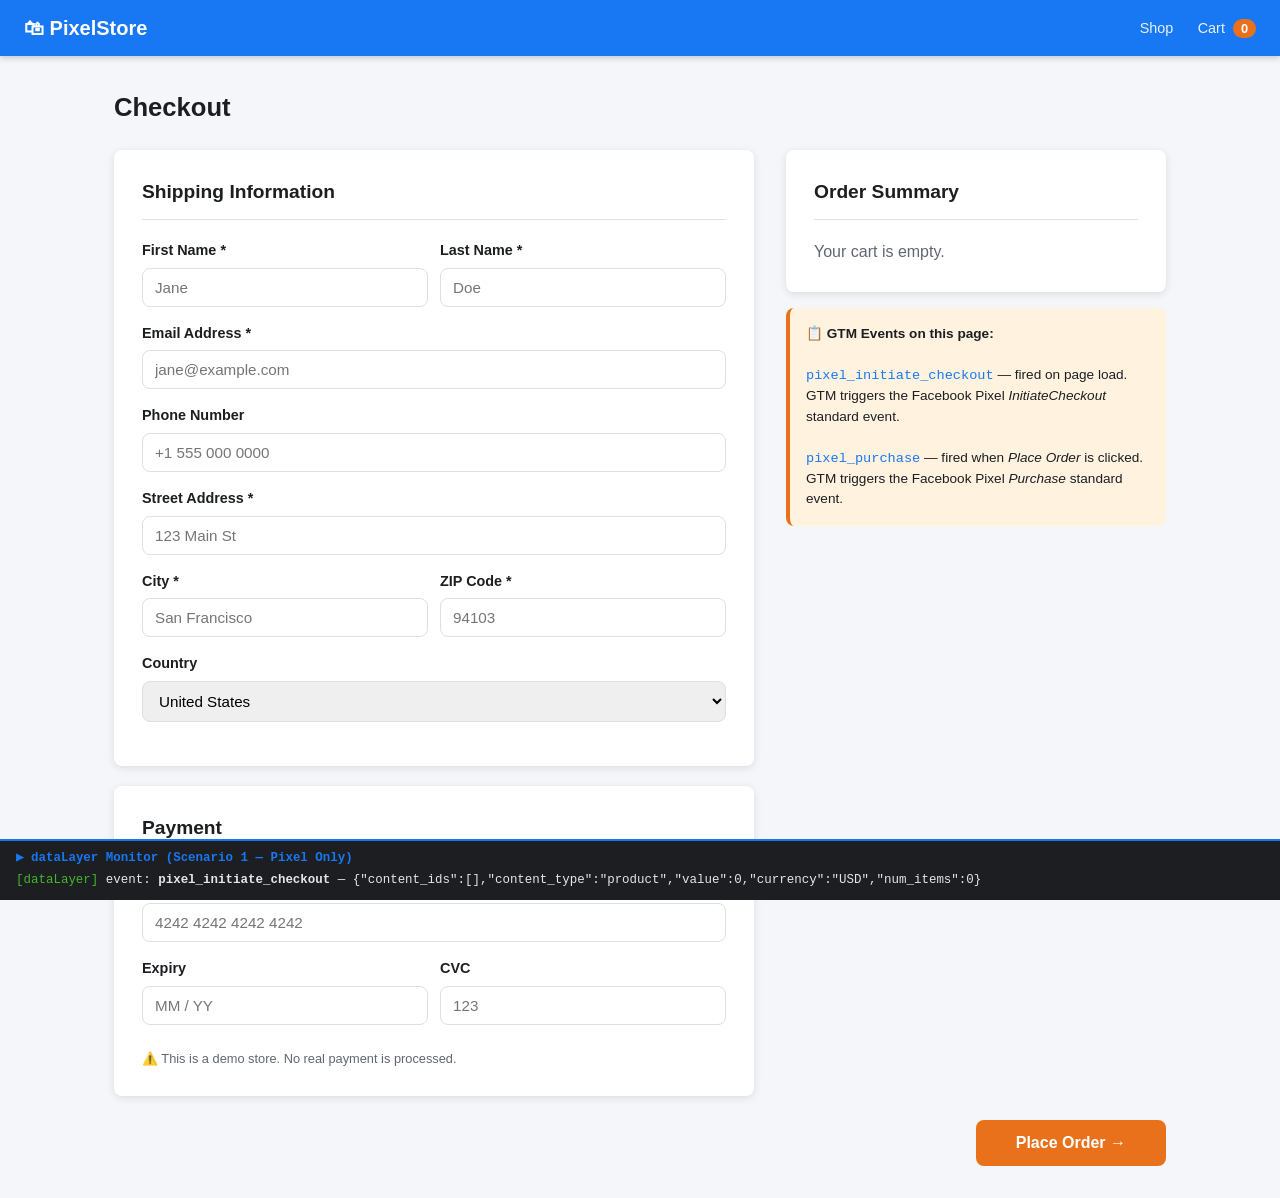
<file: checkout.html>
<!DOCTYPE html>
<html lang="en">
<head>
  <meta charset="UTF-8" />
  <meta name="viewport" content="width=device-width, initial-scale=1.0" />
  <title>Checkout — GTM Demo Store (Pixel Only)</title>
  <link rel="stylesheet" href="css/style.css" />

  <script>
    window.dataLayer = window.dataLayer || [];
  </script>
  <!-- GTM Head Snippet — replace GTM-XXXXXXX -->
  <script>(function(w,d,s,l,i){w[l]=w[l]||[];w[l].push({'gtm.start':
  new Date().getTime(),event:'gtm.js'});var f=d.getElementsByTagName(s)[0],
  j=d.createElement(s),dl=l!='dataLayer'?'&l='+l:'';j.async=true;j.src=
  'https://www.googletagmanager.com/gtm.js?id='+i+dl;f.parentNode.insertBefore(j,f);
  })(window,document,'script','dataLayer','GTM-XXXXXXX');</script>
</head>
<body>

  <noscript><iframe src="https://www.googletagmanager.com/ns.html?id=GTM-XXXXXXX"
  height="0" width="0" style="display:none;visibility:hidden"></iframe></noscript>

  <header>
    <a class="logo" href="index.html">🛍 PixelStore</a>
    <nav>
      <a href="index.html">Shop</a>
      <a href="cart.html">Cart <span class="cart-badge">0</span></a>
    </nav>
  </header>

  <div class="container">
    <h1 class="page-title">Checkout</h1>
    <div class="checkout-grid">

      <!-- ── Shipping Form ── -->
      <div>
        <div class="form-card">
          <h2>Shipping Information</h2>
          <form id="checkout-form" novalidate>
            <div class="form-row">
              <div class="form-group">
                <label for="first-name">First Name *</label>
                <input type="text" id="first-name" placeholder="Jane" required />
              </div>
              <div class="form-group">
                <label for="last-name">Last Name *</label>
                <input type="text" id="last-name" placeholder="Doe" required />
              </div>
            </div>
            <div class="form-group">
              <label for="email">Email Address *</label>
              <input type="email" id="email" placeholder="jane@example.com" required />
            </div>
            <div class="form-group">
              <label for="phone">Phone Number</label>
              <input type="tel" id="phone" placeholder="+1 555 000 0000" />
            </div>
            <div class="form-group">
              <label for="address">Street Address *</label>
              <input type="text" id="address" placeholder="123 Main St" required />
            </div>
            <div class="form-row">
              <div class="form-group">
                <label for="city">City *</label>
                <input type="text" id="city" placeholder="San Francisco" required />
              </div>
              <div class="form-group">
                <label for="zip">ZIP Code *</label>
                <input type="text" id="zip" placeholder="94103" required />
              </div>
            </div>
            <div class="form-group">
              <label for="country">Country</label>
              <select id="country">
                <option value="US">United States</option>
                <option value="GB">United Kingdom</option>
                <option value="CA">Canada</option>
                <option value="AU">Australia</option>
              </select>
            </div>
          </form>
        </div>

        <div class="form-card" style="margin-top:20px;">
          <h2>Payment</h2>
          <div class="form-group">
            <label for="card-number">Card Number</label>
            <input type="text" id="card-number" placeholder="4242 4242 4242 4242" maxlength="19" />
          </div>
          <div class="form-row">
            <div class="form-group">
              <label for="card-expiry">Expiry</label>
              <input type="text" id="card-expiry" placeholder="MM / YY" maxlength="7" />
            </div>
            <div class="form-group">
              <label for="card-cvc">CVC</label>
              <input type="text" id="card-cvc" placeholder="123" maxlength="4" />
            </div>
          </div>
          <p style="font-size:.8rem;color:var(--muted);margin-top:8px;">
            ⚠️ This is a demo store. No real payment is processed.
          </p>
        </div>
      </div>

      <!-- ── Order Summary ── -->
      <div>
        <div class="form-card" id="order-summary">
          <h2>Order Summary</h2>
          <!-- Populated by JS -->
        </div>

        <div style="margin-top:16px;padding:16px;background:#fff3e0;border-radius:8px;border-left:4px solid var(--accent);font-size:.85rem;">
          <strong>📋 GTM Events on this page:</strong><br/><br/>
          <code style="color:#1877f2;">pixel_initiate_checkout</code> — fired on page load.<br/>
          GTM triggers the Facebook Pixel <em>InitiateCheckout</em> standard event.<br/><br/>
          <code style="color:#1877f2;">pixel_purchase</code> — fired when <em>Place Order</em> is clicked.<br/>
          GTM triggers the Facebook Pixel <em>Purchase</em> standard event.
        </div>
      </div>
    </div>

    <div style="margin-top:24px;text-align:right;">
      <button class="btn btn-accent" id="place-order-btn" style="padding:14px 40px;font-size:1rem;">
        Place Order →
      </button>
    </div>
  </div>

  <div id="debug-panel">
    <div class="debug-title">▶ dataLayer Monitor (Scenario 1 — Pixel Only)</div>
  </div>

  <script src="js/store.js"></script>
  <script src="js/products.js"></script>
  <script>
    document.addEventListener('DOMContentLoaded', () => {
      renderOrderSummary();

      // ── Fire InitiateCheckout on page load ────────────────────────────────
      pushInitiateCheckout();
    });

    function renderOrderSummary() {
      const items = Cart.get();
      const summary = document.getElementById('order-summary');
      if (items.length === 0) {
        summary.innerHTML += '<p style="color:var(--muted);">Your cart is empty.</p>';
        return;
      }
      let html = '';
      items.forEach(i => {
        html += `<div class="summary-row" style="display:flex;justify-content:space-between;margin-bottom:10px;font-size:.9rem;">
          <span>${i.name} × ${i.quantity}</span>
          <span>$${(i.price * i.quantity).toFixed(2)}</span>
        </div>`;
      });
      html += `<div style="border-top:1px solid var(--border);margin-top:12px;padding-top:12px;display:flex;justify-content:space-between;font-weight:700;">
        <span>Total</span><span>$${Cart.total().toFixed(2)}</span>
      </div>`;
      summary.innerHTML += html;
    }

    document.getElementById('place-order-btn').addEventListener('click', () => {
      // Basic validation
      const email = document.getElementById('email').value.trim();
      const firstName = document.getElementById('first-name').value.trim();
      if (!email || !firstName) {
        alert('Please fill in at least your first name and email address.');
        return;
      }

      // Generate a fake order ID
      const orderId = 'ORD-' + Date.now();

      // ── Fire Purchase ─────────────────────────────────────────────────────
      pushPurchase(orderId);

      // Store order ID for confirmation page
      sessionStorage.setItem('last_order_id', orderId);
      sessionStorage.setItem('last_order_total', Cart.total().toFixed(2));

      // Navigate to confirmation
      setTimeout(() => {
        Cart.clear();
        window.location.href = 'confirmation.html';
      }, 600);
    });
  </script>
</body>
</html>
</file>
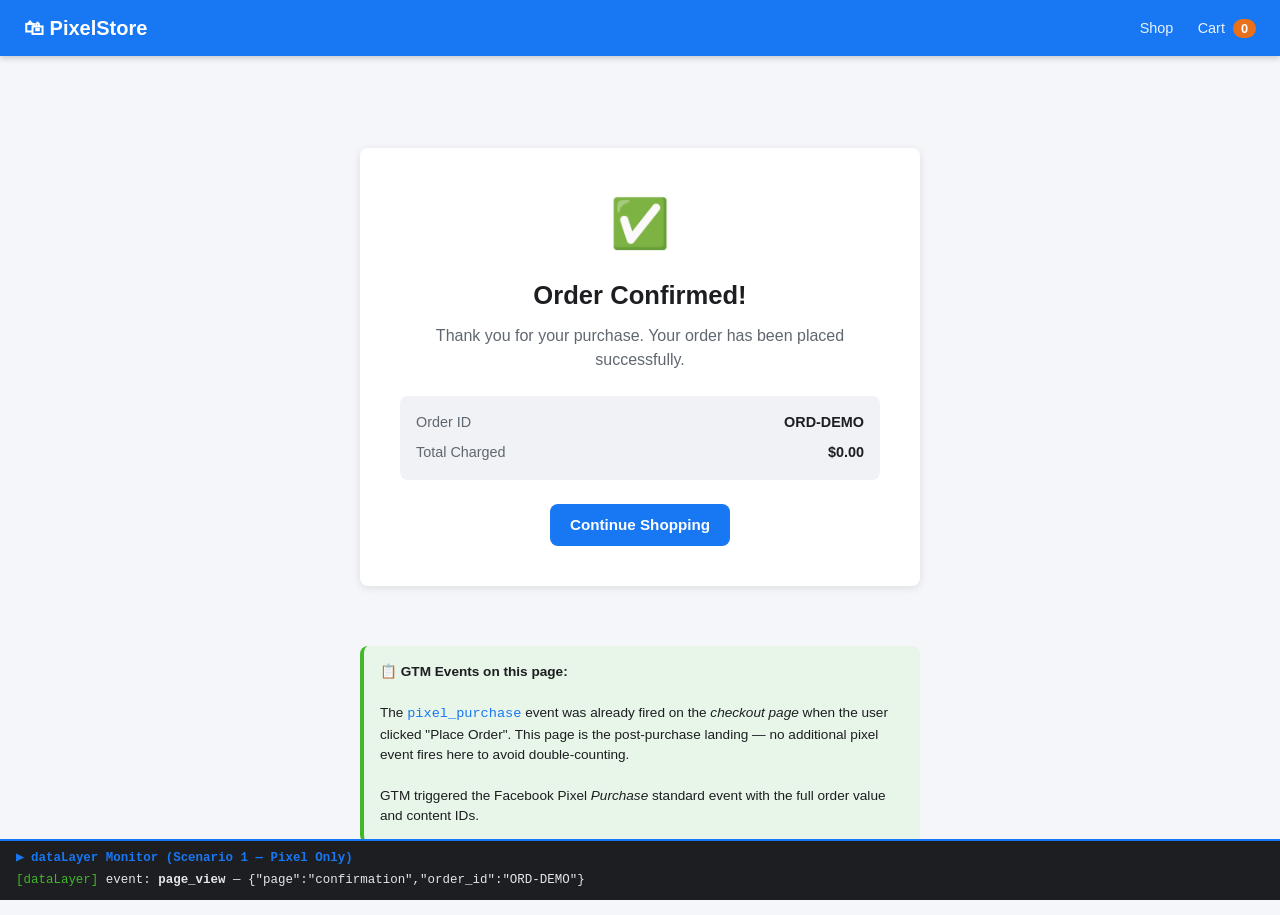
<file: confirmation.html>
<!DOCTYPE html>
<html lang="en">
<head>
  <meta charset="UTF-8" />
  <meta name="viewport" content="width=device-width, initial-scale=1.0" />
  <title>Order Confirmed — GTM Demo Store (Pixel Only)</title>
  <link rel="stylesheet" href="css/style.css" />

  <script>
    window.dataLayer = window.dataLayer || [];
  </script>
  <!-- GTM Head Snippet — replace GTM-XXXXXXX -->
  <script>(function(w,d,s,l,i){w[l]=w[l]||[];w[l].push({'gtm.start':
  new Date().getTime(),event:'gtm.js'});var f=d.getElementsByTagName(s)[0],
  j=d.createElement(s),dl=l!='dataLayer'?'&l='+l:'';j.async=true;j.src=
  'https://www.googletagmanager.com/gtm.js?id='+i+dl;f.parentNode.insertBefore(j,f);
  })(window,document,'script','dataLayer','GTM-XXXXXXX');</script>
</head>
<body>

  <noscript><iframe src="https://www.googletagmanager.com/ns.html?id=GTM-XXXXXXX"
  height="0" width="0" style="display:none;visibility:hidden"></iframe></noscript>

  <header>
    <a class="logo" href="index.html">🛍 PixelStore</a>
    <nav>
      <a href="index.html">Shop</a>
      <a href="cart.html">Cart <span class="cart-badge">0</span></a>
    </nav>
  </header>

  <div class="container">
    <div class="confirm-box">
      <div class="check-icon">✅</div>
      <h1>Order Confirmed!</h1>
      <p id="confirm-message">Thank you for your purchase. Your order has been placed successfully.</p>
      <div id="order-details" style="background:#f0f2f5;border-radius:8px;padding:16px;margin-bottom:24px;text-align:left;font-size:.9rem;">
        <!-- Populated by JS -->
      </div>
      <a href="index.html" class="btn btn-primary">Continue Shopping</a>
    </div>

    <div style="max-width:560px;margin:0 auto;padding:0 0 40px;padding-top:0;">
      <div style="padding:16px;background:#e8f5e9;border-radius:8px;border-left:4px solid #42b72a;font-size:.85rem;">
        <strong>📋 GTM Events on this page:</strong><br/><br/>
        The <code style="color:#1877f2;">pixel_purchase</code> event was already fired on the
        <em>checkout page</em> when the user clicked "Place Order". This page is the post-purchase
        landing — no additional pixel event fires here to avoid double-counting.<br/><br/>
        GTM triggered the Facebook Pixel <em>Purchase</em> standard event with the full order value
        and content IDs.
      </div>
    </div>
  </div>

  <div id="debug-panel">
    <div class="debug-title">▶ dataLayer Monitor (Scenario 1 — Pixel Only)</div>
  </div>

  <script src="js/store.js"></script>
  <script>
    document.addEventListener('DOMContentLoaded', () => {
      const orderId = sessionStorage.getItem('last_order_id') || 'ORD-DEMO';
      const total   = sessionStorage.getItem('last_order_total') || '0.00';

      document.getElementById('order-details').innerHTML = `
        <div style="display:flex;justify-content:space-between;margin-bottom:8px;">
          <span style="color:var(--muted);">Order ID</span>
          <strong>${orderId}</strong>
        </div>
        <div style="display:flex;justify-content:space-between;">
          <span style="color:var(--muted);">Total Charged</span>
          <strong>$${total}</strong>
        </div>`;

      // Log to debug panel to show what was sent
      debugLog('page_view', { page: 'confirmation', order_id: orderId });
    });
  </script>
</body>
</html>
</file>
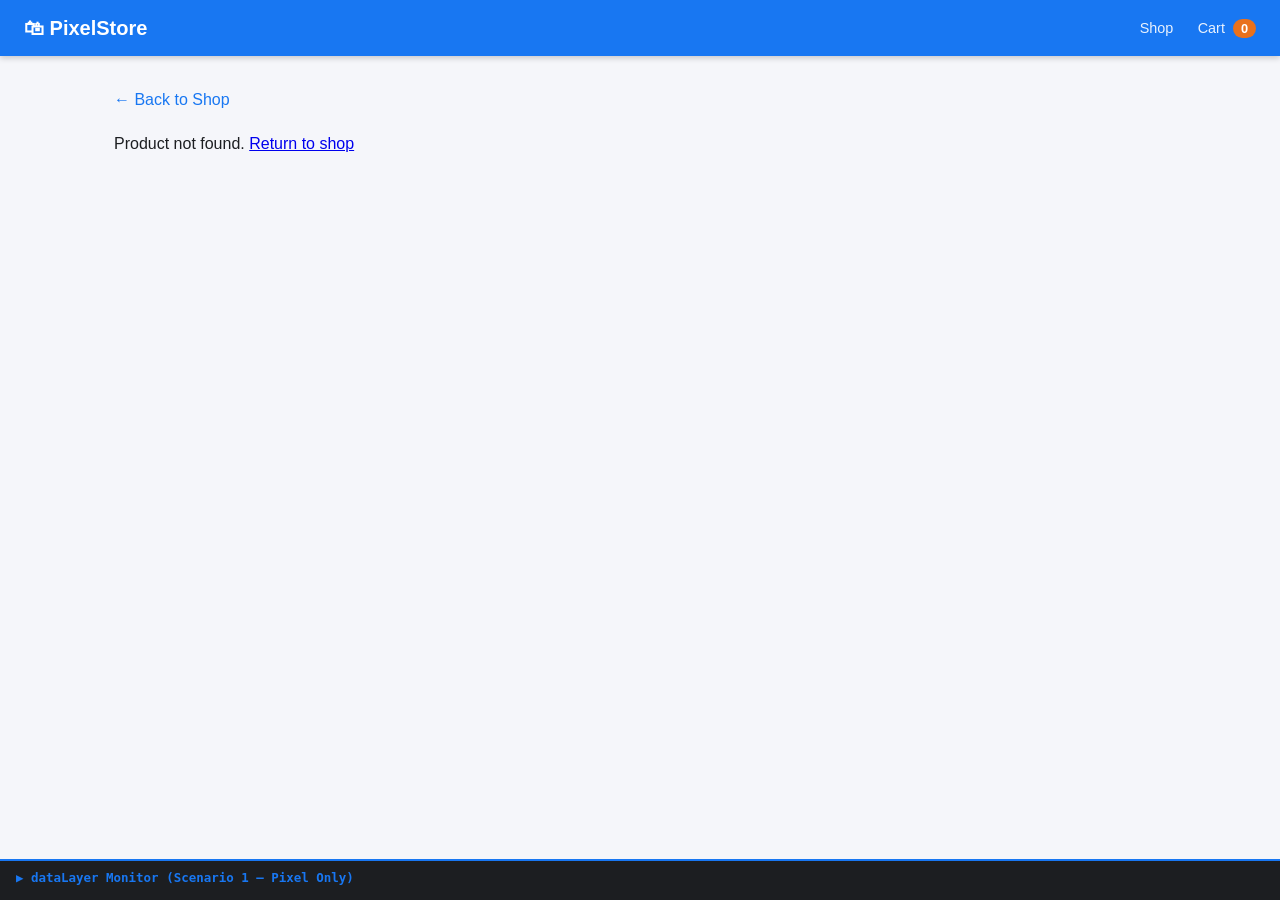
<file: product.html>
<!DOCTYPE html>
<html lang="en">
<head>
  <meta charset="UTF-8" />
  <meta name="viewport" content="width=device-width, initial-scale=1.0" />
  <title>Product — GTM Demo Store (Pixel Only)</title>
  <link rel="stylesheet" href="css/style.css" />

  <script>
    window.dataLayer = window.dataLayer || [];
  </script>
  <!-- GTM Head Snippet — replace GTM-XXXXXXX -->
  <script>(function(w,d,s,l,i){w[l]=w[l]||[];w[l].push({'gtm.start':
  new Date().getTime(),event:'gtm.js'});var f=d.getElementsByTagName(s)[0],
  j=d.createElement(s),dl=l!='dataLayer'?'&l='+l:'';j.async=true;j.src=
  'https://www.googletagmanager.com/gtm.js?id='+i+dl;f.parentNode.insertBefore(j,f);
  })(window,document,'script','dataLayer','GTM-XXXXXXX');</script>
</head>
<body>

  <noscript><iframe src="https://www.googletagmanager.com/ns.html?id=GTM-XXXXXXX"
  height="0" width="0" style="display:none;visibility:hidden"></iframe></noscript>

  <header>
    <a class="logo" href="index.html">🛍 PixelStore</a>
    <nav>
      <a href="index.html">Shop</a>
      <a href="cart.html">Cart <span class="cart-badge">0</span></a>
    </nav>
  </header>

  <div class="container">
    <p style="margin-bottom:20px;color:var(--muted);">
      <a href="index.html" style="color:var(--brand);text-decoration:none;">← Back to Shop</a>
    </p>
    <div class="product-detail" id="product-detail">
      <!-- Populated by JS -->
    </div>
  </div>

  <div id="debug-panel">
    <div class="debug-title">▶ dataLayer Monitor (Scenario 1 — Pixel Only)</div>
  </div>

  <script src="js/store.js"></script>
  <script src="js/products.js"></script>
  <script>
    document.addEventListener('DOMContentLoaded', () => {
      const params = new URLSearchParams(window.location.search);
      const product = getProductById(params.get('id'));

      if (!product) {
        document.getElementById('product-detail').innerHTML =
          '<p>Product not found. <a href="index.html">Return to shop</a></p>';
        return;
      }

      // Render product detail
      document.title = `${product.name} — GTM Demo Store`;
      document.getElementById('product-detail').innerHTML = `
        <img src="${product.image}" alt="${product.name}"
             onerror="this.style.background='#c8d0de';this.removeAttribute('src')" />
        <div class="detail-info">
          <p style="color:var(--muted);font-size:.85rem;margin-bottom:6px;">${product.category}</p>
          <h1>${product.name}</h1>
          <div class="detail-price">$${product.price.toFixed(2)}</div>
          <p class="detail-desc">${product.description}</p>
          <div class="qty-row">
            <label for="qty">Quantity:</label>
            <input type="number" id="qty" value="1" min="1" max="10" />
          </div>
          <button class="btn btn-accent" id="add-to-cart-btn" style="width:100%;margin-bottom:12px;">
            Add to Cart
          </button>
          <a href="cart.html" class="btn btn-outline" style="width:100%;display:block;">View Cart</a>

          <div style="margin-top:24px;padding:16px;background:#f0f2f5;border-radius:8px;font-size:.85rem;color:var(--muted);">
            <strong style="color:var(--text);">📋 GTM Event fired on this page:</strong><br/>
            <code style="color:#1877f2;">pixel_view_content</code> — pushed to dataLayer on page load.<br/>
            GTM triggers the Facebook Pixel <em>ViewContent</em> standard event.
          </div>
        </div>`;

      // ── Fire ViewContent ──────────────────────────────────────────────────
      pushViewContent(product);

      // ── Add to Cart handler ───────────────────────────────────────────────
      document.getElementById('add-to-cart-btn').addEventListener('click', () => {
        const qty = parseInt(document.getElementById('qty').value, 10) || 1;
        Cart.add(product, qty);
        pushAddToCart(product, qty);
        showToast(`✓ Added ${qty}× ${product.name} to cart`);
      });
    });
  </script>
</body>
</html>
</file>
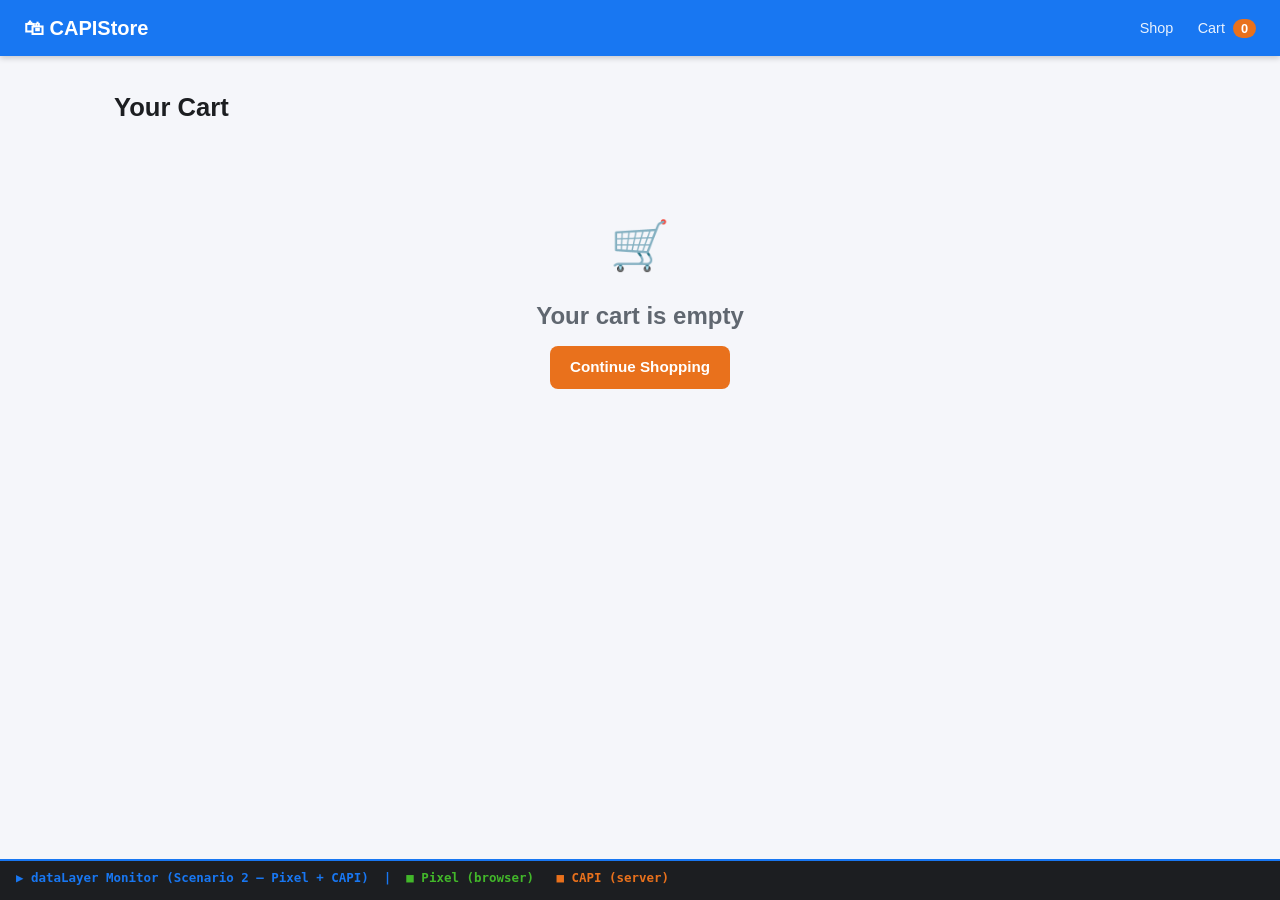
<file: scenario-2-pixel-capi/cart.html>
<!DOCTYPE html>
<html lang="en">
<head>
  <meta charset="UTF-8" />
  <meta name="viewport" content="width=device-width, initial-scale=1.0" />
  <title>Cart — GTM Demo Store (Pixel + CAPI)</title>
  <link rel="stylesheet" href="css/style.css" />

  <script>
    window.dataLayer = window.dataLayer || [];
  </script>
  <!-- GTM Head Snippet — Web Container: GTM-T2D86CFK | Server Container: GTM-MHTBLX75 | Pixel: 1153691500073913 | Tagging Server: https://server-side-tagging-260843458863.northamerica-northeast1.run.app -->
  <script>(function(w,d,s,l,i){w[l]=w[l]||[];w[l].push({'gtm.start':
  new Date().getTime(),event:'gtm.js'});var f=d.getElementsByTagName(s)[0],
  j=d.createElement(s),dl=l!='dataLayer'?'&l='+l:'';j.async=true;j.src=
  'https://www.googletagmanager.com/gtm.js?id='+i+dl;f.parentNode.insertBefore(j,f);
  })(window,document,'script','dataLayer','GTM-T2D86CFK');</script>
</head>
<body>

  <noscript><iframe src="https://www.googletagmanager.com/ns.html?id=GTM-T2D86CFK"
  height="0" width="0" style="display:none;visibility:hidden"></iframe></noscript>

  <header>
    <a class="logo" href="index.html">🛍 CAPIStore</a>
    <nav>
      <a href="index.html">Shop</a>
      <a href="cart.html">Cart <span class="cart-badge">0</span></a>
    </nav>
  </header>

  <div class="container">
    <h1 class="page-title">Your Cart</h1>
    <div id="cart-content"><!-- Populated by JS --></div>
  </div>

  <div id="debug-panel">
    <div class="debug-title">▶ dataLayer Monitor (Scenario 2 — Pixel + CAPI) &nbsp;|&nbsp;
      <span style="color:#42b72a;">■ Pixel (browser)</span> &nbsp;
      <span style="color:#e9711c;">■ CAPI (server)</span>
    </div>
  </div>

  <script src="js/store.js"></script>
  <script src="js/products.js"></script>
  <script>
    document.addEventListener('DOMContentLoaded', () => {
      renderCart();
    });

    function renderCart() {
      const items = Cart.get();
      const container = document.getElementById('cart-content');

      if (items.length === 0) {
        container.innerHTML = `
          <div style="text-align:center;padding:60px 0;color:var(--muted);">
            <div style="font-size:3rem;margin-bottom:16px;">🛒</div>
            <h2 style="margin-bottom:12px;">Your cart is empty</h2>
            <a href="index.html" class="btn btn-accent">Continue Shopping</a>
          </div>`;
        return;
      }

      let rows = '';
      items.forEach(item => {
        rows += `
          <tr>
            <td><img src="${item.image}" alt="${item.name}"
                     onerror="this.style.background='#c8d0de';this.removeAttribute('src')" /></td>
            <td>
              <a href="product.html?id=${item.id}" style="color:var(--accent);text-decoration:none;font-weight:600;">
                ${item.name}
              </a><br/>
              <span style="color:var(--muted);font-size:.85rem;">${item.category}</span>
            </td>
            <td>$${item.price.toFixed(2)}</td>
            <td>${item.quantity}</td>
            <td>$${(item.price * item.quantity).toFixed(2)}</td>
            <td>
              <button class="btn btn-sm btn-outline" style="color:#e02020;border-color:#e02020;"
                      onclick="removeItem('${item.id}')">Remove</button>
            </td>
          </tr>`;
      });

      container.innerHTML = `
        <table class="cart-table">
          <thead>
            <tr>
              <th></th>
              <th>Product</th>
              <th>Price</th>
              <th>Qty</th>
              <th>Subtotal</th>
              <th></th>
            </tr>
          </thead>
          <tbody>${rows}</tbody>
        </table>

        <div class="cart-summary">
          <div class="summary-row"><span>Subtotal</span><span>$${Cart.total().toFixed(2)}</span></div>
          <div class="summary-row"><span>Shipping</span><span style="color:#42b72a;">FREE</span></div>
          <div class="summary-row summary-total"><span>Total</span><span>$${Cart.total().toFixed(2)}</span></div>
          <a href="checkout.html" class="btn btn-accent" style="width:100%;margin-top:16px;display:block;">
            Proceed to Checkout
          </a>
          <a href="index.html" class="btn btn-outline" style="width:100%;margin-top:10px;display:block;color:var(--accent);border-color:var(--accent);">
            Continue Shopping
          </a>
        </div>`;
    }

    function removeItem(id) {
      Cart.remove(id);
      renderCart();
      Cart._updateBadge();
    }
  </script>
</body>
</html>
</file>
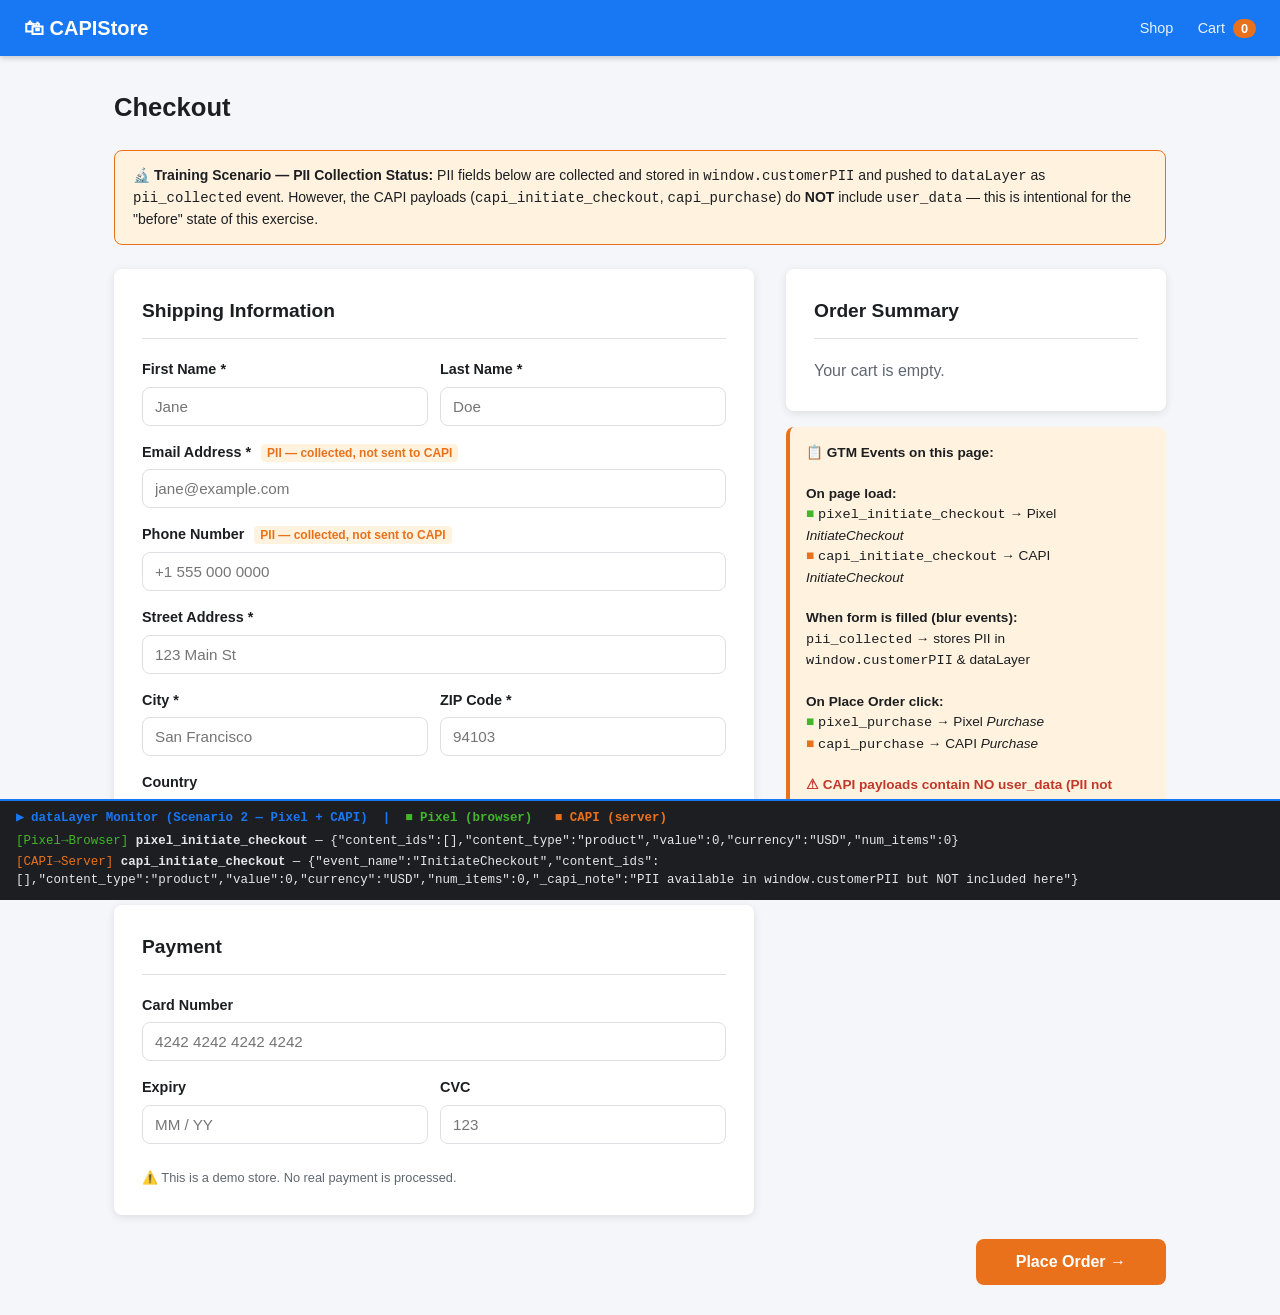
<file: scenario-2-pixel-capi/checkout.html>
<!DOCTYPE html>
<html lang="en">
<head>
  <meta charset="UTF-8" />
  <meta name="viewport" content="width=device-width, initial-scale=1.0" />
  <title>Checkout — GTM Demo Store (Pixel + CAPI)</title>
  <link rel="stylesheet" href="css/style.css" />

  <script>
    window.dataLayer = window.dataLayer || [];
  </script>
  <!-- GTM Head Snippet — Web Container: GTM-T2D86CFK | Server Container: GTM-MHTBLX75 | Pixel: 1153691500073913 | Tagging Server: https://server-side-tagging-260843458863.northamerica-northeast1.run.app -->
  <script>(function(w,d,s,l,i){w[l]=w[l]||[];w[l].push({'gtm.start':
  new Date().getTime(),event:'gtm.js'});var f=d.getElementsByTagName(s)[0],
  j=d.createElement(s),dl=l!='dataLayer'?'&l='+l:'';j.async=true;j.src=
  'https://www.googletagmanager.com/gtm.js?id='+i+dl;f.parentNode.insertBefore(j,f);
  })(window,document,'script','dataLayer','GTM-T2D86CFK');</script>
</head>
<body>

  <noscript><iframe src="https://www.googletagmanager.com/ns.html?id=GTM-T2D86CFK"
  height="0" width="0" style="display:none;visibility:hidden"></iframe></noscript>

  <header>
    <a class="logo" href="index.html">🛍 CAPIStore</a>
    <nav>
      <a href="index.html">Shop</a>
      <a href="cart.html">Cart <span class="cart-badge">0</span></a>
    </nav>
  </header>

  <div class="container">
    <h1 class="page-title">Checkout</h1>

    <!-- PII Status Banner -->
    <div style="background:#fff3e0;border:1px solid var(--accent);border-radius:8px;padding:14px 18px;margin-bottom:24px;font-size:.875rem;">
      <strong>🔬 Training Scenario — PII Collection Status:</strong>
      PII fields below are collected and stored in <code>window.customerPII</code> and pushed to
      <code>dataLayer</code> as <code>pii_collected</code> event. However, the CAPI payloads
      (<code>capi_initiate_checkout</code>, <code>capi_purchase</code>) do <strong>NOT</strong>
      include <code>user_data</code> — this is intentional for the "before" state of this exercise.
    </div>

    <div class="checkout-grid">

      <!-- ── Shipping Form ── -->
      <div>
        <div class="form-card">
          <h2>Shipping Information</h2>
          <form id="checkout-form" novalidate>
            <div class="form-row">
              <div class="form-group">
                <label for="first-name">First Name *</label>
                <input type="text" id="first-name" placeholder="Jane" required />
              </div>
              <div class="form-group">
                <label for="last-name">Last Name *</label>
                <input type="text" id="last-name" placeholder="Doe" required />
              </div>
            </div>
            <div class="form-group">
              <label for="email">
                Email Address *
                <span style="background:#fff3e0;color:var(--accent);font-size:.75rem;padding:2px 6px;border-radius:4px;margin-left:6px;">PII — collected, not sent to CAPI</span>
              </label>
              <input type="email" id="email" placeholder="jane@example.com" required />
            </div>
            <div class="form-group">
              <label for="phone">
                Phone Number
                <span style="background:#fff3e0;color:var(--accent);font-size:.75rem;padding:2px 6px;border-radius:4px;margin-left:6px;">PII — collected, not sent to CAPI</span>
              </label>
              <input type="tel" id="phone" placeholder="+1 555 000 0000" />
            </div>
            <div class="form-group">
              <label for="address">Street Address *</label>
              <input type="text" id="address" placeholder="123 Main St" required />
            </div>
            <div class="form-row">
              <div class="form-group">
                <label for="city">City *</label>
                <input type="text" id="city" placeholder="San Francisco" required />
              </div>
              <div class="form-group">
                <label for="zip">ZIP Code *</label>
                <input type="text" id="zip" placeholder="94103" required />
              </div>
            </div>
            <div class="form-group">
              <label for="country">Country</label>
              <select id="country">
                <option value="US">United States</option>
                <option value="GB">United Kingdom</option>
                <option value="CA">Canada</option>
                <option value="AU">Australia</option>
              </select>
            </div>
          </form>
        </div>

        <div class="form-card" style="margin-top:20px;">
          <h2>Payment</h2>
          <div class="form-group">
            <label for="card-number">Card Number</label>
            <input type="text" id="card-number" placeholder="4242 4242 4242 4242" maxlength="19" />
          </div>
          <div class="form-row">
            <div class="form-group">
              <label for="card-expiry">Expiry</label>
              <input type="text" id="card-expiry" placeholder="MM / YY" maxlength="7" />
            </div>
            <div class="form-group">
              <label for="card-cvc">CVC</label>
              <input type="text" id="card-cvc" placeholder="123" maxlength="4" />
            </div>
          </div>
          <p style="font-size:.8rem;color:var(--muted);margin-top:8px;">
            ⚠️ This is a demo store. No real payment is processed.
          </p>
        </div>
      </div>

      <!-- ── Order Summary ── -->
      <div>
        <div class="form-card" id="order-summary">
          <h2>Order Summary</h2>
          <!-- Populated by JS -->
        </div>

        <div style="margin-top:16px;padding:16px;background:#fff3e0;border-radius:8px;border-left:4px solid var(--accent);font-size:.85rem;">
          <strong>📋 GTM Events on this page:</strong><br/><br/>

          <strong>On page load:</strong><br/>
          <span style="color:#42b72a;">■</span> <code>pixel_initiate_checkout</code> → Pixel <em>InitiateCheckout</em><br/>
          <span style="color:#e9711c;">■</span> <code>capi_initiate_checkout</code> → CAPI <em>InitiateCheckout</em><br/><br/>

          <strong>When form is filled (blur events):</strong><br/>
          <code>pii_collected</code> → stores PII in <code>window.customerPII</code> &amp; dataLayer<br/><br/>

          <strong>On Place Order click:</strong><br/>
          <span style="color:#42b72a;">■</span> <code>pixel_purchase</code> → Pixel <em>Purchase</em><br/>
          <span style="color:#e9711c;">■</span> <code>capi_purchase</code> → CAPI <em>Purchase</em><br/><br/>

          <strong style="color:#c0392b;">⚠ CAPI payloads contain NO user_data (PII not forwarded)</strong><br/>
          <strong style="color:#c0392b;">⚠ No event_id on any event (no deduplication)</strong>
        </div>
      </div>
    </div>

    <div style="margin-top:24px;text-align:right;">
      <button class="btn btn-accent" id="place-order-btn" style="padding:14px 40px;font-size:1rem;">
        Place Order →
      </button>
    </div>
  </div>

  <div id="debug-panel">
    <div class="debug-title">▶ dataLayer Monitor (Scenario 2 — Pixel + CAPI) &nbsp;|&nbsp;
      <span style="color:#42b72a;">■ Pixel (browser)</span> &nbsp;
      <span style="color:#e9711c;">■ CAPI (server)</span>
    </div>
  </div>

  <script src="js/store.js"></script>
  <script src="js/products.js"></script>
  <script>
    document.addEventListener('DOMContentLoaded', () => {
      renderOrderSummary();

      // ── Fire InitiateCheckout on page load ────────────────────────────────
      pushInitiateCheckout();   // browser pixel
      capiInitiateCheckout();   // server CAPI (no user_data, no event_id)

      // ── PII collection: capture on blur ──────────────────────────────────
      // PII is stored in window.customerPII and pushed to dataLayer.
      // It is NOT included in CAPI payloads — intentional for this scenario.
      const piiFields = ['email', 'phone', 'first-name', 'last-name', 'city', 'zip'];
      piiFields.forEach(fieldId => {
        const el = document.getElementById(fieldId);
        if (!el) return;
        el.addEventListener('blur', () => {
          collectPII();
        });
      });
    });

    function collectPII() {
      const email     = document.getElementById('email').value.trim();
      const phone     = document.getElementById('phone').value.trim();
      const firstName = document.getElementById('first-name').value.trim();
      const lastName  = document.getElementById('last-name').value.trim();
      const city      = document.getElementById('city').value.trim();
      const zip       = document.getElementById('zip').value.trim();
      const country   = document.getElementById('country').value;

      // Store in global object (accessible as GTM variable via JS variable)
      window.customerPII = { email, phone, firstName, lastName, city, zip, country };

      // Push to dataLayer so GTM can read via Data Layer Variable
      // NOTE: This push makes PII visible to GTM — but the CAPI tag
      // is NOT configured to use these variables (intentional gap).
      window.dataLayer.push({
        event:      'pii_collected',
        customer_email:      email      || undefined,
        customer_phone:      phone      || undefined,
        customer_first_name: firstName  || undefined,
        customer_last_name:  lastName   || undefined,
        customer_city:       city       || undefined,
        customer_zip:        zip        || undefined,
        customer_country:    country    || undefined
        // NOTE: Values are RAW (unhashed) — hashing intentionally omitted
        // NOTE: These variables are NOT mapped to CAPI user_data in GTM
      });

      debugLog('pii_collected', {
        note: 'PII stored in window.customerPII and dataLayer — NOT forwarded to CAPI',
        fields_collected: Object.keys(window.customerPII).filter(k => window.customerPII[k])
      });
    }

    function renderOrderSummary() {
      const items = Cart.get();
      const summary = document.getElementById('order-summary');
      if (items.length === 0) {
        summary.innerHTML += '<p style="color:var(--muted);">Your cart is empty.</p>';
        return;
      }
      let html = '';
      items.forEach(i => {
        html += `<div style="display:flex;justify-content:space-between;margin-bottom:10px;font-size:.9rem;">
          <span>${i.name} × ${i.quantity}</span>
          <span>$${(i.price * i.quantity).toFixed(2)}</span>
        </div>`;
      });
      html += `<div style="border-top:1px solid var(--border);margin-top:12px;padding-top:12px;display:flex;justify-content:space-between;font-weight:700;">
        <span>Total</span><span>$${Cart.total().toFixed(2)}</span>
      </div>`;
      summary.innerHTML += html;
    }

    document.getElementById('place-order-btn').addEventListener('click', () => {
      const email     = document.getElementById('email').value.trim();
      const firstName = document.getElementById('first-name').value.trim();
      if (!email || !firstName) {
        alert('Please fill in at least your first name and email address.');
        return;
      }

      // Final PII capture before purchase
      collectPII();

      const orderId = 'ORD-' + Date.now();

      // ── Fire Purchase (both pixel and CAPI) ───────────────────────────────
      pushPurchase(orderId);   // browser pixel — no event_id
      capiPurchase(orderId);   // server CAPI — no user_data, no event_id

      sessionStorage.setItem('last_order_id', orderId);
      sessionStorage.setItem('last_order_total', Cart.total().toFixed(2));

      setTimeout(() => {
        Cart.clear();
        window.location.href = 'confirmation.html';
      }, 600);
    });
  </script>
</body>
</html>
</file>
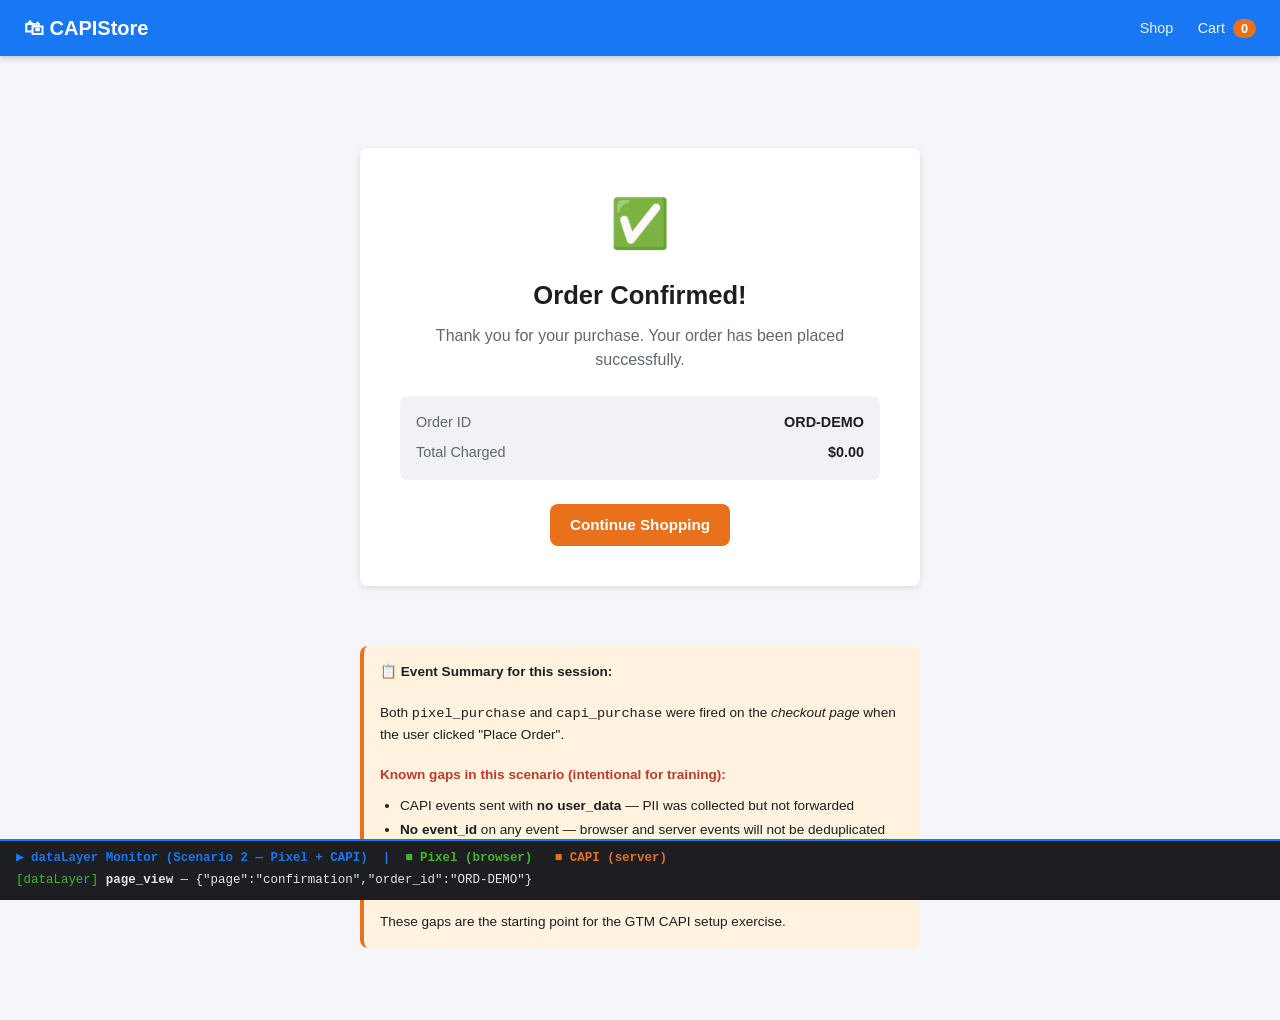
<file: scenario-2-pixel-capi/confirmation.html>
<!DOCTYPE html>
<html lang="en">
<head>
  <meta charset="UTF-8" />
  <meta name="viewport" content="width=device-width, initial-scale=1.0" />
  <title>Order Confirmed — GTM Demo Store (Pixel + CAPI)</title>
  <link rel="stylesheet" href="css/style.css" />

  <script>
    window.dataLayer = window.dataLayer || [];
  </script>
  <!-- GTM Head Snippet — Web Container: GTM-T2D86CFK | Server Container: GTM-MHTBLX75 | Pixel: 1153691500073913 | Tagging Server: https://server-side-tagging-260843458863.northamerica-northeast1.run.app -->
  <script>(function(w,d,s,l,i){w[l]=w[l]||[];w[l].push({'gtm.start':
  new Date().getTime(),event:'gtm.js'});var f=d.getElementsByTagName(s)[0],
  j=d.createElement(s),dl=l!='dataLayer'?'&l='+l:'';j.async=true;j.src=
  'https://www.googletagmanager.com/gtm.js?id='+i+dl;f.parentNode.insertBefore(j,f);
  })(window,document,'script','dataLayer','GTM-T2D86CFK');</script>
</head>
<body>

  <noscript><iframe src="https://www.googletagmanager.com/ns.html?id=GTM-T2D86CFK"
  height="0" width="0" style="display:none;visibility:hidden"></iframe></noscript>

  <header>
    <a class="logo" href="index.html">🛍 CAPIStore</a>
    <nav>
      <a href="index.html">Shop</a>
      <a href="cart.html">Cart <span class="cart-badge">0</span></a>
    </nav>
  </header>

  <div class="container">
    <div class="confirm-box">
      <div class="check-icon">✅</div>
      <h1>Order Confirmed!</h1>
      <p>Thank you for your purchase. Your order has been placed successfully.</p>
      <div id="order-details" style="background:#f0f2f5;border-radius:8px;padding:16px;margin-bottom:24px;text-align:left;font-size:.9rem;">
        <!-- Populated by JS -->
      </div>
      <a href="index.html" class="btn btn-accent">Continue Shopping</a>
    </div>

    <div style="max-width:560px;margin:0 auto;padding-bottom:40px;">
      <div style="padding:16px;background:#fff3e0;border-radius:8px;border-left:4px solid var(--accent);font-size:.85rem;">
        <strong>📋 Event Summary for this session:</strong><br/><br/>
        Both <code>pixel_purchase</code> and <code>capi_purchase</code> were fired on the
        <em>checkout page</em> when the user clicked "Place Order".<br/><br/>

        <strong style="color:#c0392b;">Known gaps in this scenario (intentional for training):</strong>
        <ul style="margin-top:8px;padding-left:20px;line-height:1.8;">
          <li>CAPI events sent with <strong>no user_data</strong> — PII was collected but not forwarded</li>
          <li><strong>No event_id</strong> on any event — browser and server events will not be deduplicated</li>
          <li>PII values are <strong>unhashed</strong> in the dataLayer — SHA-256 hashing not implemented</li>
          <li>No <strong>fbc / fbp</strong> cookie values forwarded to CAPI</li>
        </ul>
        <br/>
        These gaps are the starting point for the GTM CAPI setup exercise.
      </div>
    </div>
  </div>

  <div id="debug-panel">
    <div class="debug-title">▶ dataLayer Monitor (Scenario 2 — Pixel + CAPI) &nbsp;|&nbsp;
      <span style="color:#42b72a;">■ Pixel (browser)</span> &nbsp;
      <span style="color:#e9711c;">■ CAPI (server)</span>
    </div>
  </div>

  <script src="js/store.js"></script>
  <script>
    document.addEventListener('DOMContentLoaded', () => {
      const orderId = sessionStorage.getItem('last_order_id') || 'ORD-DEMO';
      const total   = sessionStorage.getItem('last_order_total') || '0.00';

      document.getElementById('order-details').innerHTML = `
        <div style="display:flex;justify-content:space-between;margin-bottom:8px;">
          <span style="color:var(--muted);">Order ID</span>
          <strong>${orderId}</strong>
        </div>
        <div style="display:flex;justify-content:space-between;">
          <span style="color:var(--muted);">Total Charged</span>
          <strong>$${total}</strong>
        </div>`;

      debugLog('page_view', { page: 'confirmation', order_id: orderId });
    });
  </script>
</body>
</html>
</file>
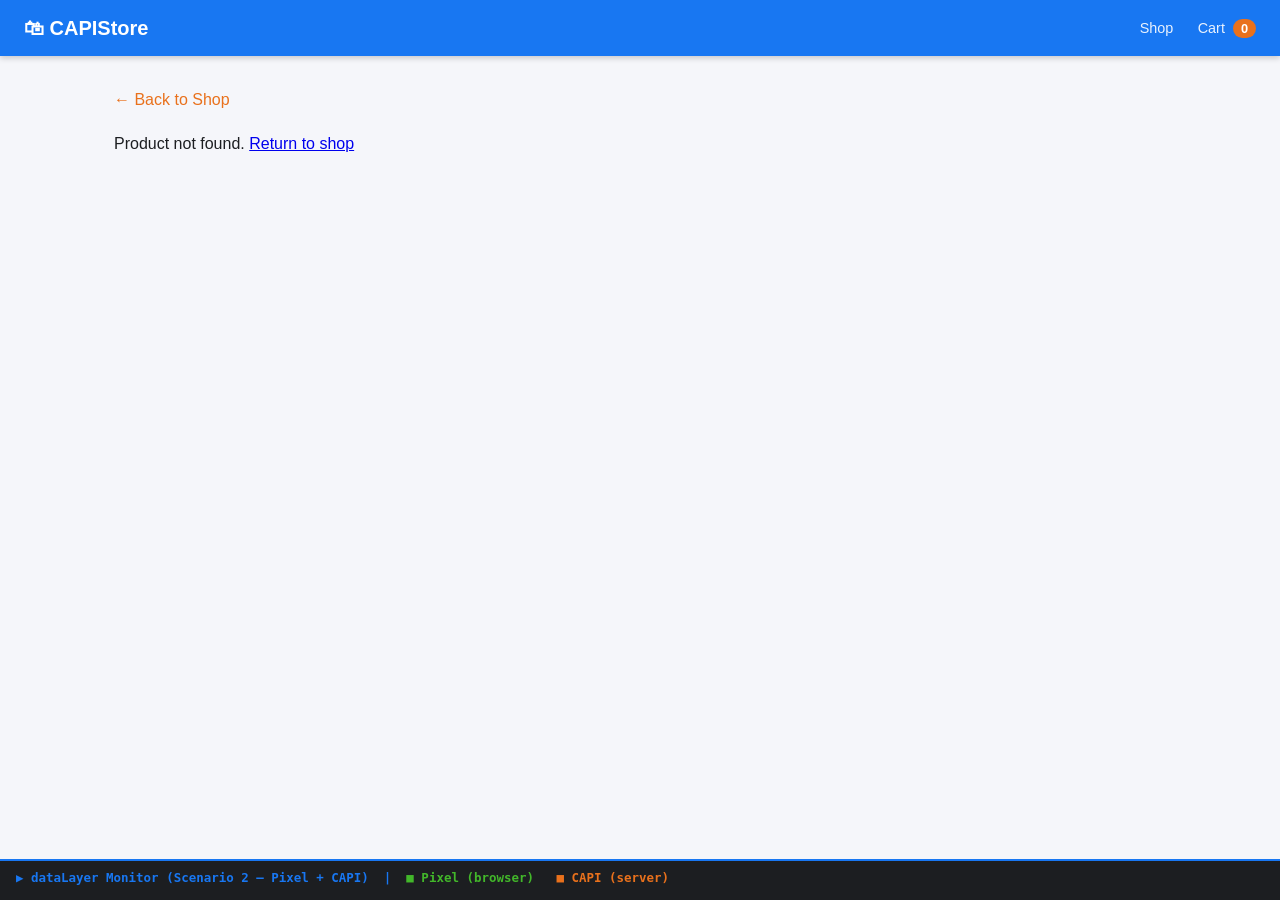
<file: scenario-2-pixel-capi/product.html>
<!DOCTYPE html>
<html lang="en">
<head>
  <meta charset="UTF-8" />
  <meta name="viewport" content="width=device-width, initial-scale=1.0" />
  <title>Product — GTM Demo Store (Pixel + CAPI)</title>
  <link rel="stylesheet" href="css/style.css" />

  <script>
    window.dataLayer = window.dataLayer || [];
  </script>
  <!-- GTM Head Snippet — Web Container: GTM-T2D86CFK | Server Container: GTM-MHTBLX75 | Pixel: 1153691500073913 | Tagging Server: https://server-side-tagging-260843458863.northamerica-northeast1.run.app -->
  <script>(function(w,d,s,l,i){w[l]=w[l]||[];w[l].push({'gtm.start':
  new Date().getTime(),event:'gtm.js'});var f=d.getElementsByTagName(s)[0],
  j=d.createElement(s),dl=l!='dataLayer'?'&l='+l:'';j.async=true;j.src=
  'https://www.googletagmanager.com/gtm.js?id='+i+dl;f.parentNode.insertBefore(j,f);
  })(window,document,'script','dataLayer','GTM-T2D86CFK');</script>
</head>
<body>

  <noscript><iframe src="https://www.googletagmanager.com/ns.html?id=GTM-T2D86CFK"
  height="0" width="0" style="display:none;visibility:hidden"></iframe></noscript>

  <header>
    <a class="logo" href="index.html">🛍 CAPIStore</a>
    <nav>
      <a href="index.html">Shop</a>
      <a href="cart.html">Cart <span class="cart-badge">0</span></a>
    </nav>
  </header>

  <div class="container">
    <p style="margin-bottom:20px;color:var(--muted);">
      <a href="index.html" style="color:var(--accent);text-decoration:none;">← Back to Shop</a>
    </p>
    <div class="product-detail" id="product-detail">
      <!-- Populated by JS -->
    </div>
  </div>

  <div id="debug-panel">
    <div class="debug-title">▶ dataLayer Monitor (Scenario 2 — Pixel + CAPI) &nbsp;|&nbsp;
      <span style="color:#42b72a;">■ Pixel (browser)</span> &nbsp;
      <span style="color:#e9711c;">■ CAPI (server)</span>
    </div>
  </div>

  <script src="js/store.js"></script>
  <script src="js/products.js"></script>
  <script>
    document.addEventListener('DOMContentLoaded', () => {
      const params = new URLSearchParams(window.location.search);
      const product = getProductById(params.get('id'));

      if (!product) {
        document.getElementById('product-detail').innerHTML =
          '<p>Product not found. <a href="index.html">Return to shop</a></p>';
        return;
      }

      document.title = `${product.name} — GTM Demo Store`;
      document.getElementById('product-detail').innerHTML = `
        <img src="${product.image}" alt="${product.name}"
             onerror="this.style.background='#c8d0de';this.removeAttribute('src')" />
        <div class="detail-info">
          <p style="color:var(--muted);font-size:.85rem;margin-bottom:6px;">${product.category}</p>
          <h1>${product.name}</h1>
          <div class="detail-price" style="color:var(--accent);">$${product.price.toFixed(2)}</div>
          <p class="detail-desc">${product.description}</p>
          <div class="qty-row">
            <label for="qty">Quantity:</label>
            <input type="number" id="qty" value="1" min="1" max="10" />
          </div>
          <button class="btn btn-accent" id="add-to-cart-btn" style="width:100%;margin-bottom:12px;">
            Add to Cart
          </button>
          <a href="cart.html" class="btn btn-outline" style="width:100%;display:block;color:var(--accent);border-color:var(--accent);">
            View Cart
          </a>

          <div style="margin-top:24px;padding:16px;background:#fff3e0;border-radius:8px;font-size:.85rem;color:var(--muted);">
            <strong style="color:var(--text);">📋 GTM Events fired on this page:</strong><br/><br/>
            <span style="color:#42b72a;">■</span> <code>pixel_view_content</code> → GTM Web Container →
            Facebook Pixel tag → <em>ViewContent</em> (browser)<br/><br/>
            <span style="color:#e9711c;">■</span> <code>capi_view_content</code> → GTM Web Container →
            forwarded to GTM Server Container → CAPI tag → <em>ViewContent</em> (server)<br/><br/>
            <strong style="color:#c0392b;">⚠ No event_id set — events will not be deduplicated</strong><br/>
            <strong style="color:#c0392b;">⚠ No user_data in CAPI payload — PII not forwarded</strong>
          </div>
        </div>`;

      // ── Fire both Pixel and CAPI ViewContent ──────────────────────────────
      pushViewContent(product);   // browser pixel
      capiViewContent(product);   // server CAPI

      // ── Add to Cart handler ───────────────────────────────────────────────
      document.getElementById('add-to-cart-btn').addEventListener('click', () => {
        const qty = parseInt(document.getElementById('qty').value, 10) || 1;
        Cart.add(product, qty);
        pushAddToCart(product, qty);   // browser pixel
        capiAddToCart(product, qty);   // server CAPI
        showToast(`✓ Added ${qty}× ${product.name} to cart`);
      });
    });
  </script>
</body>
</html>
</file>
<file: scenario-1-pixel-only/css/style.css>
/* ============================================================
   GTM Demo Store — Pixel Only
   Shared Stylesheet
   ============================================================ */

*, *::before, *::after { box-sizing: border-box; margin: 0; padding: 0; }

:root {
  --brand:      #1877f2;
  --brand-dark: #0d5dbf;
  --accent:     #e9711c;
  --bg:         #f5f6fa;
  --card:       #ffffff;
  --text:       #1c1e21;
  --muted:      #606770;
  --border:     #dddfe2;
  --radius:     8px;
  --shadow:     0 2px 8px rgba(0,0,0,.10);
}

body {
  font-family: -apple-system, BlinkMacSystemFont, "Segoe UI", Roboto, Helvetica, Arial, sans-serif;
  background: var(--bg);
  color: var(--text);
  line-height: 1.5;
}

/* ── Header ── */
header {
  background: var(--brand);
  color: #fff;
  padding: 0 24px;
  display: flex;
  align-items: center;
  justify-content: space-between;
  height: 56px;
  position: sticky;
  top: 0;
  z-index: 100;
  box-shadow: 0 2px 6px rgba(0,0,0,.2);
}
header .logo { font-size: 1.25rem; font-weight: 700; text-decoration: none; color: #fff; }
header nav a {
  color: rgba(255,255,255,.9);
  text-decoration: none;
  margin-left: 20px;
  font-size: .9rem;
}
header nav a:hover { color: #fff; text-decoration: underline; }
.cart-badge {
  background: var(--accent);
  color: #fff;
  border-radius: 12px;
  padding: 2px 8px;
  font-size: .8rem;
  font-weight: 700;
  margin-left: 4px;
}

/* ── Layout ── */
.container { max-width: 1100px; margin: 0 auto; padding: 32px 24px; }
.page-title { font-size: 1.6rem; font-weight: 700; margin-bottom: 24px; }

/* ── Buttons ── */
.btn {
  display: inline-block;
  padding: 10px 20px;
  border-radius: var(--radius);
  font-size: .95rem;
  font-weight: 600;
  cursor: pointer;
  border: none;
  transition: background .15s, transform .1s;
  text-decoration: none;
  text-align: center;
}
.btn:active { transform: scale(.97); }
.btn-primary { background: var(--brand); color: #fff; }
.btn-primary:hover { background: var(--brand-dark); }
.btn-accent  { background: var(--accent); color: #fff; }
.btn-accent:hover  { background: #c95e10; }
.btn-outline { background: transparent; color: var(--brand); border: 2px solid var(--brand); }
.btn-outline:hover { background: var(--brand); color: #fff; }
.btn-sm { padding: 6px 14px; font-size: .85rem; }

/* ── Product Grid ── */
.product-grid {
  display: grid;
  grid-template-columns: repeat(auto-fill, minmax(240px, 1fr));
  gap: 24px;
}
.product-card {
  background: var(--card);
  border-radius: var(--radius);
  box-shadow: var(--shadow);
  overflow: hidden;
  transition: transform .15s, box-shadow .15s;
  text-decoration: none;
  color: inherit;
  display: flex;
  flex-direction: column;
}
.product-card:hover { transform: translateY(-3px); box-shadow: 0 6px 18px rgba(0,0,0,.13); }
.product-card img { width: 100%; height: 200px; object-fit: cover; background: #e4e6ea; }
.product-card .card-body { padding: 16px; flex: 1; display: flex; flex-direction: column; }
.product-card .card-name { font-weight: 600; font-size: 1rem; margin-bottom: 6px; }
.product-card .card-price { color: var(--accent); font-weight: 700; font-size: 1.1rem; margin-bottom: 12px; }
.product-card .card-desc { color: var(--muted); font-size: .85rem; flex: 1; margin-bottom: 14px; }

/* ── Product Detail ── */
.product-detail { display: grid; grid-template-columns: 1fr 1fr; gap: 40px; align-items: start; }
.product-detail img { width: 100%; border-radius: var(--radius); box-shadow: var(--shadow); background: #e4e6ea; }
.product-detail .detail-info h1 { font-size: 1.8rem; margin-bottom: 8px; }
.product-detail .detail-price { font-size: 1.5rem; color: var(--accent); font-weight: 700; margin-bottom: 16px; }
.product-detail .detail-desc { color: var(--muted); margin-bottom: 24px; line-height: 1.7; }
.qty-row { display: flex; align-items: center; gap: 12px; margin-bottom: 20px; }
.qty-row label { font-weight: 600; }
.qty-row input { width: 60px; padding: 6px 10px; border: 1px solid var(--border); border-radius: var(--radius); font-size: 1rem; }

/* ── Cart ── */
.cart-table { width: 100%; border-collapse: collapse; background: var(--card); border-radius: var(--radius); box-shadow: var(--shadow); overflow: hidden; }
.cart-table th { background: #f0f2f5; text-align: left; padding: 12px 16px; font-size: .85rem; color: var(--muted); text-transform: uppercase; letter-spacing: .05em; }
.cart-table td { padding: 14px 16px; border-top: 1px solid var(--border); vertical-align: middle; }
.cart-table td img { width: 60px; height: 60px; object-fit: cover; border-radius: 4px; background: #e4e6ea; }
.cart-summary { background: var(--card); border-radius: var(--radius); box-shadow: var(--shadow); padding: 24px; margin-top: 24px; max-width: 380px; margin-left: auto; }
.cart-summary .summary-row { display: flex; justify-content: space-between; margin-bottom: 10px; font-size: .95rem; }
.cart-summary .summary-total { font-weight: 700; font-size: 1.1rem; border-top: 1px solid var(--border); padding-top: 10px; margin-top: 6px; }

/* ── Checkout / Forms ── */
.checkout-grid { display: grid; grid-template-columns: 1fr 380px; gap: 32px; align-items: start; }
.form-card { background: var(--card); border-radius: var(--radius); box-shadow: var(--shadow); padding: 28px; }
.form-card h2 { font-size: 1.2rem; margin-bottom: 20px; padding-bottom: 12px; border-bottom: 1px solid var(--border); }
.form-group { margin-bottom: 16px; }
.form-group label { display: block; font-weight: 600; font-size: .9rem; margin-bottom: 6px; }
.form-group input, .form-group select {
  width: 100%;
  padding: 10px 12px;
  border: 1px solid var(--border);
  border-radius: var(--radius);
  font-size: .95rem;
  transition: border-color .15s;
}
.form-group input:focus, .form-group select:focus { outline: none; border-color: var(--brand); }
.form-row { display: grid; grid-template-columns: 1fr 1fr; gap: 12px; }

/* ── Confirmation ── */
.confirm-box { background: var(--card); border-radius: var(--radius); box-shadow: var(--shadow); padding: 40px; text-align: center; max-width: 560px; margin: 60px auto; }
.confirm-box .check-icon { font-size: 3rem; color: #42b72a; margin-bottom: 16px; }
.confirm-box h1 { font-size: 1.6rem; margin-bottom: 10px; }
.confirm-box p { color: var(--muted); margin-bottom: 24px; }

/* ── Debug Panel ── */
#debug-panel {
  position: fixed;
  bottom: 0; left: 0; right: 0;
  background: #1c1e21;
  color: #e4e6ea;
  font-family: monospace;
  font-size: .78rem;
  max-height: 200px;
  overflow-y: auto;
  padding: 8px 16px;
  z-index: 9999;
  border-top: 2px solid var(--brand);
}
#debug-panel .debug-title { color: var(--brand); font-weight: 700; margin-bottom: 4px; }
#debug-panel .event-line { margin: 2px 0; }
#debug-panel .event-line span { color: #42b72a; }

/* ── Notification Toast ── */
.toast {
  position: fixed;
  bottom: 220px;
  right: 24px;
  background: #42b72a;
  color: #fff;
  padding: 12px 20px;
  border-radius: var(--radius);
  box-shadow: var(--shadow);
  font-weight: 600;
  opacity: 0;
  transform: translateY(10px);
  transition: opacity .3s, transform .3s;
  z-index: 9998;
}
.toast.show { opacity: 1; transform: translateY(0); }

/* ── Responsive ── */
@media (max-width: 768px) {
  .product-detail { grid-template-columns: 1fr; }
  .checkout-grid  { grid-template-columns: 1fr; }
  .form-row       { grid-template-columns: 1fr; }
}
</file>
<file: scenario-2-pixel-capi/css/style.css>
/* ============================================================
   GTM Demo Store — Pixel Only
   Shared Stylesheet
   ============================================================ */

*, *::before, *::after { box-sizing: border-box; margin: 0; padding: 0; }

:root {
  --brand:      #1877f2;
  --brand-dark: #0d5dbf;
  --accent:     #e9711c;
  --bg:         #f5f6fa;
  --card:       #ffffff;
  --text:       #1c1e21;
  --muted:      #606770;
  --border:     #dddfe2;
  --radius:     8px;
  --shadow:     0 2px 8px rgba(0,0,0,.10);
}

body {
  font-family: -apple-system, BlinkMacSystemFont, "Segoe UI", Roboto, Helvetica, Arial, sans-serif;
  background: var(--bg);
  color: var(--text);
  line-height: 1.5;
}

/* ── Header ── */
header {
  background: var(--brand);
  color: #fff;
  padding: 0 24px;
  display: flex;
  align-items: center;
  justify-content: space-between;
  height: 56px;
  position: sticky;
  top: 0;
  z-index: 100;
  box-shadow: 0 2px 6px rgba(0,0,0,.2);
}
header .logo { font-size: 1.25rem; font-weight: 700; text-decoration: none; color: #fff; }
header nav a {
  color: rgba(255,255,255,.9);
  text-decoration: none;
  margin-left: 20px;
  font-size: .9rem;
}
header nav a:hover { color: #fff; text-decoration: underline; }
.cart-badge {
  background: var(--accent);
  color: #fff;
  border-radius: 12px;
  padding: 2px 8px;
  font-size: .8rem;
  font-weight: 700;
  margin-left: 4px;
}

/* ── Layout ── */
.container { max-width: 1100px; margin: 0 auto; padding: 32px 24px; }
.page-title { font-size: 1.6rem; font-weight: 700; margin-bottom: 24px; }

/* ── Buttons ── */
.btn {
  display: inline-block;
  padding: 10px 20px;
  border-radius: var(--radius);
  font-size: .95rem;
  font-weight: 600;
  cursor: pointer;
  border: none;
  transition: background .15s, transform .1s;
  text-decoration: none;
  text-align: center;
}
.btn:active { transform: scale(.97); }
.btn-primary { background: var(--brand); color: #fff; }
.btn-primary:hover { background: var(--brand-dark); }
.btn-accent  { background: var(--accent); color: #fff; }
.btn-accent:hover  { background: #c95e10; }
.btn-outline { background: transparent; color: var(--brand); border: 2px solid var(--brand); }
.btn-outline:hover { background: var(--brand); color: #fff; }
.btn-sm { padding: 6px 14px; font-size: .85rem; }

/* ── Product Grid ── */
.product-grid {
  display: grid;
  grid-template-columns: repeat(auto-fill, minmax(240px, 1fr));
  gap: 24px;
}
.product-card {
  background: var(--card);
  border-radius: var(--radius);
  box-shadow: var(--shadow);
  overflow: hidden;
  transition: transform .15s, box-shadow .15s;
  text-decoration: none;
  color: inherit;
  display: flex;
  flex-direction: column;
}
.product-card:hover { transform: translateY(-3px); box-shadow: 0 6px 18px rgba(0,0,0,.13); }
.product-card img { width: 100%; height: 200px; object-fit: cover; background: #e4e6ea; }
.product-card .card-body { padding: 16px; flex: 1; display: flex; flex-direction: column; }
.product-card .card-name { font-weight: 600; font-size: 1rem; margin-bottom: 6px; }
.product-card .card-price { color: var(--accent); font-weight: 700; font-size: 1.1rem; margin-bottom: 12px; }
.product-card .card-desc { color: var(--muted); font-size: .85rem; flex: 1; margin-bottom: 14px; }

/* ── Product Detail ── */
.product-detail { display: grid; grid-template-columns: 1fr 1fr; gap: 40px; align-items: start; }
.product-detail img { width: 100%; border-radius: var(--radius); box-shadow: var(--shadow); background: #e4e6ea; }
.product-detail .detail-info h1 { font-size: 1.8rem; margin-bottom: 8px; }
.product-detail .detail-price { font-size: 1.5rem; color: var(--accent); font-weight: 700; margin-bottom: 16px; }
.product-detail .detail-desc { color: var(--muted); margin-bottom: 24px; line-height: 1.7; }
.qty-row { display: flex; align-items: center; gap: 12px; margin-bottom: 20px; }
.qty-row label { font-weight: 600; }
.qty-row input { width: 60px; padding: 6px 10px; border: 1px solid var(--border); border-radius: var(--radius); font-size: 1rem; }

/* ── Cart ── */
.cart-table { width: 100%; border-collapse: collapse; background: var(--card); border-radius: var(--radius); box-shadow: var(--shadow); overflow: hidden; }
.cart-table th { background: #f0f2f5; text-align: left; padding: 12px 16px; font-size: .85rem; color: var(--muted); text-transform: uppercase; letter-spacing: .05em; }
.cart-table td { padding: 14px 16px; border-top: 1px solid var(--border); vertical-align: middle; }
.cart-table td img { width: 60px; height: 60px; object-fit: cover; border-radius: 4px; background: #e4e6ea; }
.cart-summary { background: var(--card); border-radius: var(--radius); box-shadow: var(--shadow); padding: 24px; margin-top: 24px; max-width: 380px; margin-left: auto; }
.cart-summary .summary-row { display: flex; justify-content: space-between; margin-bottom: 10px; font-size: .95rem; }
.cart-summary .summary-total { font-weight: 700; font-size: 1.1rem; border-top: 1px solid var(--border); padding-top: 10px; margin-top: 6px; }

/* ── Checkout / Forms ── */
.checkout-grid { display: grid; grid-template-columns: 1fr 380px; gap: 32px; align-items: start; }
.form-card { background: var(--card); border-radius: var(--radius); box-shadow: var(--shadow); padding: 28px; }
.form-card h2 { font-size: 1.2rem; margin-bottom: 20px; padding-bottom: 12px; border-bottom: 1px solid var(--border); }
.form-group { margin-bottom: 16px; }
.form-group label { display: block; font-weight: 600; font-size: .9rem; margin-bottom: 6px; }
.form-group input, .form-group select {
  width: 100%;
  padding: 10px 12px;
  border: 1px solid var(--border);
  border-radius: var(--radius);
  font-size: .95rem;
  transition: border-color .15s;
}
.form-group input:focus, .form-group select:focus { outline: none; border-color: var(--brand); }
.form-row { display: grid; grid-template-columns: 1fr 1fr; gap: 12px; }

/* ── Confirmation ── */
.confirm-box { background: var(--card); border-radius: var(--radius); box-shadow: var(--shadow); padding: 40px; text-align: center; max-width: 560px; margin: 60px auto; }
.confirm-box .check-icon { font-size: 3rem; color: #42b72a; margin-bottom: 16px; }
.confirm-box h1 { font-size: 1.6rem; margin-bottom: 10px; }
.confirm-box p { color: var(--muted); margin-bottom: 24px; }

/* ── Debug Panel ── */
#debug-panel {
  position: fixed;
  bottom: 0; left: 0; right: 0;
  background: #1c1e21;
  color: #e4e6ea;
  font-family: monospace;
  font-size: .78rem;
  max-height: 200px;
  overflow-y: auto;
  padding: 8px 16px;
  z-index: 9999;
  border-top: 2px solid var(--brand);
}
#debug-panel .debug-title { color: var(--brand); font-weight: 700; margin-bottom: 4px; }
#debug-panel .event-line { margin: 2px 0; }
#debug-panel .event-line span { color: #42b72a; }

/* ── Notification Toast ── */
.toast {
  position: fixed;
  bottom: 220px;
  right: 24px;
  background: #42b72a;
  color: #fff;
  padding: 12px 20px;
  border-radius: var(--radius);
  box-shadow: var(--shadow);
  font-weight: 600;
  opacity: 0;
  transform: translateY(10px);
  transition: opacity .3s, transform .3s;
  z-index: 9998;
}
.toast.show { opacity: 1; transform: translateY(0); }

/* ── Responsive ── */
@media (max-width: 768px) {
  .product-detail { grid-template-columns: 1fr; }
  .checkout-grid  { grid-template-columns: 1fr; }
  .form-row       { grid-template-columns: 1fr; }
}
</file>
<file: css/style.css>
/* ============================================================
   GTM Demo Store — Pixel Only
   Shared Stylesheet
   ============================================================ */

*, *::before, *::after { box-sizing: border-box; margin: 0; padding: 0; }

:root {
  --brand:      #1877f2;
  --brand-dark: #0d5dbf;
  --accent:     #e9711c;
  --bg:         #f5f6fa;
  --card:       #ffffff;
  --text:       #1c1e21;
  --muted:      #606770;
  --border:     #dddfe2;
  --radius:     8px;
  --shadow:     0 2px 8px rgba(0,0,0,.10);
}

body {
  font-family: -apple-system, BlinkMacSystemFont, "Segoe UI", Roboto, Helvetica, Arial, sans-serif;
  background: var(--bg);
  color: var(--text);
  line-height: 1.5;
}

/* ── Header ── */
header {
  background: var(--brand);
  color: #fff;
  padding: 0 24px;
  display: flex;
  align-items: center;
  justify-content: space-between;
  height: 56px;
  position: sticky;
  top: 0;
  z-index: 100;
  box-shadow: 0 2px 6px rgba(0,0,0,.2);
}
header .logo { font-size: 1.25rem; font-weight: 700; text-decoration: none; color: #fff; }
header nav a {
  color: rgba(255,255,255,.9);
  text-decoration: none;
  margin-left: 20px;
  font-size: .9rem;
}
header nav a:hover { color: #fff; text-decoration: underline; }
.cart-badge {
  background: var(--accent);
  color: #fff;
  border-radius: 12px;
  padding: 2px 8px;
  font-size: .8rem;
  font-weight: 700;
  margin-left: 4px;
}

/* ── Layout ── */
.container { max-width: 1100px; margin: 0 auto; padding: 32px 24px; }
.page-title { font-size: 1.6rem; font-weight: 700; margin-bottom: 24px; }

/* ── Buttons ── */
.btn {
  display: inline-block;
  padding: 10px 20px;
  border-radius: var(--radius);
  font-size: .95rem;
  font-weight: 600;
  cursor: pointer;
  border: none;
  transition: background .15s, transform .1s;
  text-decoration: none;
  text-align: center;
}
.btn:active { transform: scale(.97); }
.btn-primary { background: var(--brand); color: #fff; }
.btn-primary:hover { background: var(--brand-dark); }
.btn-accent  { background: var(--accent); color: #fff; }
.btn-accent:hover  { background: #c95e10; }
.btn-outline { background: transparent; color: var(--brand); border: 2px solid var(--brand); }
.btn-outline:hover { background: var(--brand); color: #fff; }
.btn-sm { padding: 6px 14px; font-size: .85rem; }

/* ── Product Grid ── */
.product-grid {
  display: grid;
  grid-template-columns: repeat(auto-fill, minmax(240px, 1fr));
  gap: 24px;
}
.product-card {
  background: var(--card);
  border-radius: var(--radius);
  box-shadow: var(--shadow);
  overflow: hidden;
  transition: transform .15s, box-shadow .15s;
  text-decoration: none;
  color: inherit;
  display: flex;
  flex-direction: column;
}
.product-card:hover { transform: translateY(-3px); box-shadow: 0 6px 18px rgba(0,0,0,.13); }
.product-card img { width: 100%; height: 200px; object-fit: cover; background: #e4e6ea; }
.product-card .card-body { padding: 16px; flex: 1; display: flex; flex-direction: column; }
.product-card .card-name { font-weight: 600; font-size: 1rem; margin-bottom: 6px; }
.product-card .card-price { color: var(--accent); font-weight: 700; font-size: 1.1rem; margin-bottom: 12px; }
.product-card .card-desc { color: var(--muted); font-size: .85rem; flex: 1; margin-bottom: 14px; }

/* ── Product Detail ── */
.product-detail { display: grid; grid-template-columns: 1fr 1fr; gap: 40px; align-items: start; }
.product-detail img { width: 100%; border-radius: var(--radius); box-shadow: var(--shadow); background: #e4e6ea; }
.product-detail .detail-info h1 { font-size: 1.8rem; margin-bottom: 8px; }
.product-detail .detail-price { font-size: 1.5rem; color: var(--accent); font-weight: 700; margin-bottom: 16px; }
.product-detail .detail-desc { color: var(--muted); margin-bottom: 24px; line-height: 1.7; }
.qty-row { display: flex; align-items: center; gap: 12px; margin-bottom: 20px; }
.qty-row label { font-weight: 600; }
.qty-row input { width: 60px; padding: 6px 10px; border: 1px solid var(--border); border-radius: var(--radius); font-size: 1rem; }

/* ── Cart ── */
.cart-table { width: 100%; border-collapse: collapse; background: var(--card); border-radius: var(--radius); box-shadow: var(--shadow); overflow: hidden; }
.cart-table th { background: #f0f2f5; text-align: left; padding: 12px 16px; font-size: .85rem; color: var(--muted); text-transform: uppercase; letter-spacing: .05em; }
.cart-table td { padding: 14px 16px; border-top: 1px solid var(--border); vertical-align: middle; }
.cart-table td img { width: 60px; height: 60px; object-fit: cover; border-radius: 4px; background: #e4e6ea; }
.cart-summary { background: var(--card); border-radius: var(--radius); box-shadow: var(--shadow); padding: 24px; margin-top: 24px; max-width: 380px; margin-left: auto; }
.cart-summary .summary-row { display: flex; justify-content: space-between; margin-bottom: 10px; font-size: .95rem; }
.cart-summary .summary-total { font-weight: 700; font-size: 1.1rem; border-top: 1px solid var(--border); padding-top: 10px; margin-top: 6px; }

/* ── Checkout / Forms ── */
.checkout-grid { display: grid; grid-template-columns: 1fr 380px; gap: 32px; align-items: start; }
.form-card { background: var(--card); border-radius: var(--radius); box-shadow: var(--shadow); padding: 28px; }
.form-card h2 { font-size: 1.2rem; margin-bottom: 20px; padding-bottom: 12px; border-bottom: 1px solid var(--border); }
.form-group { margin-bottom: 16px; }
.form-group label { display: block; font-weight: 600; font-size: .9rem; margin-bottom: 6px; }
.form-group input, .form-group select {
  width: 100%;
  padding: 10px 12px;
  border: 1px solid var(--border);
  border-radius: var(--radius);
  font-size: .95rem;
  transition: border-color .15s;
}
.form-group input:focus, .form-group select:focus { outline: none; border-color: var(--brand); }
.form-row { display: grid; grid-template-columns: 1fr 1fr; gap: 12px; }

/* ── Confirmation ── */
.confirm-box { background: var(--card); border-radius: var(--radius); box-shadow: var(--shadow); padding: 40px; text-align: center; max-width: 560px; margin: 60px auto; }
.confirm-box .check-icon { font-size: 3rem; color: #42b72a; margin-bottom: 16px; }
.confirm-box h1 { font-size: 1.6rem; margin-bottom: 10px; }
.confirm-box p { color: var(--muted); margin-bottom: 24px; }

/* ── Debug Panel ── */
#debug-panel {
  position: fixed;
  bottom: 0; left: 0; right: 0;
  background: #1c1e21;
  color: #e4e6ea;
  font-family: monospace;
  font-size: .78rem;
  max-height: 200px;
  overflow-y: auto;
  padding: 8px 16px;
  z-index: 9999;
  border-top: 2px solid var(--brand);
}
#debug-panel .debug-title { color: var(--brand); font-weight: 700; margin-bottom: 4px; }
#debug-panel .event-line { margin: 2px 0; }
#debug-panel .event-line span { color: #42b72a; }

/* ── Notification Toast ── */
.toast {
  position: fixed;
  bottom: 220px;
  right: 24px;
  background: #42b72a;
  color: #fff;
  padding: 12px 20px;
  border-radius: var(--radius);
  box-shadow: var(--shadow);
  font-weight: 600;
  opacity: 0;
  transform: translateY(10px);
  transition: opacity .3s, transform .3s;
  z-index: 9998;
}
.toast.show { opacity: 1; transform: translateY(0); }

/* ── Responsive ── */
@media (max-width: 768px) {
  .product-detail { grid-template-columns: 1fr; }
  .checkout-grid  { grid-template-columns: 1fr; }
  .form-row       { grid-template-columns: 1fr; }
}
</file>
